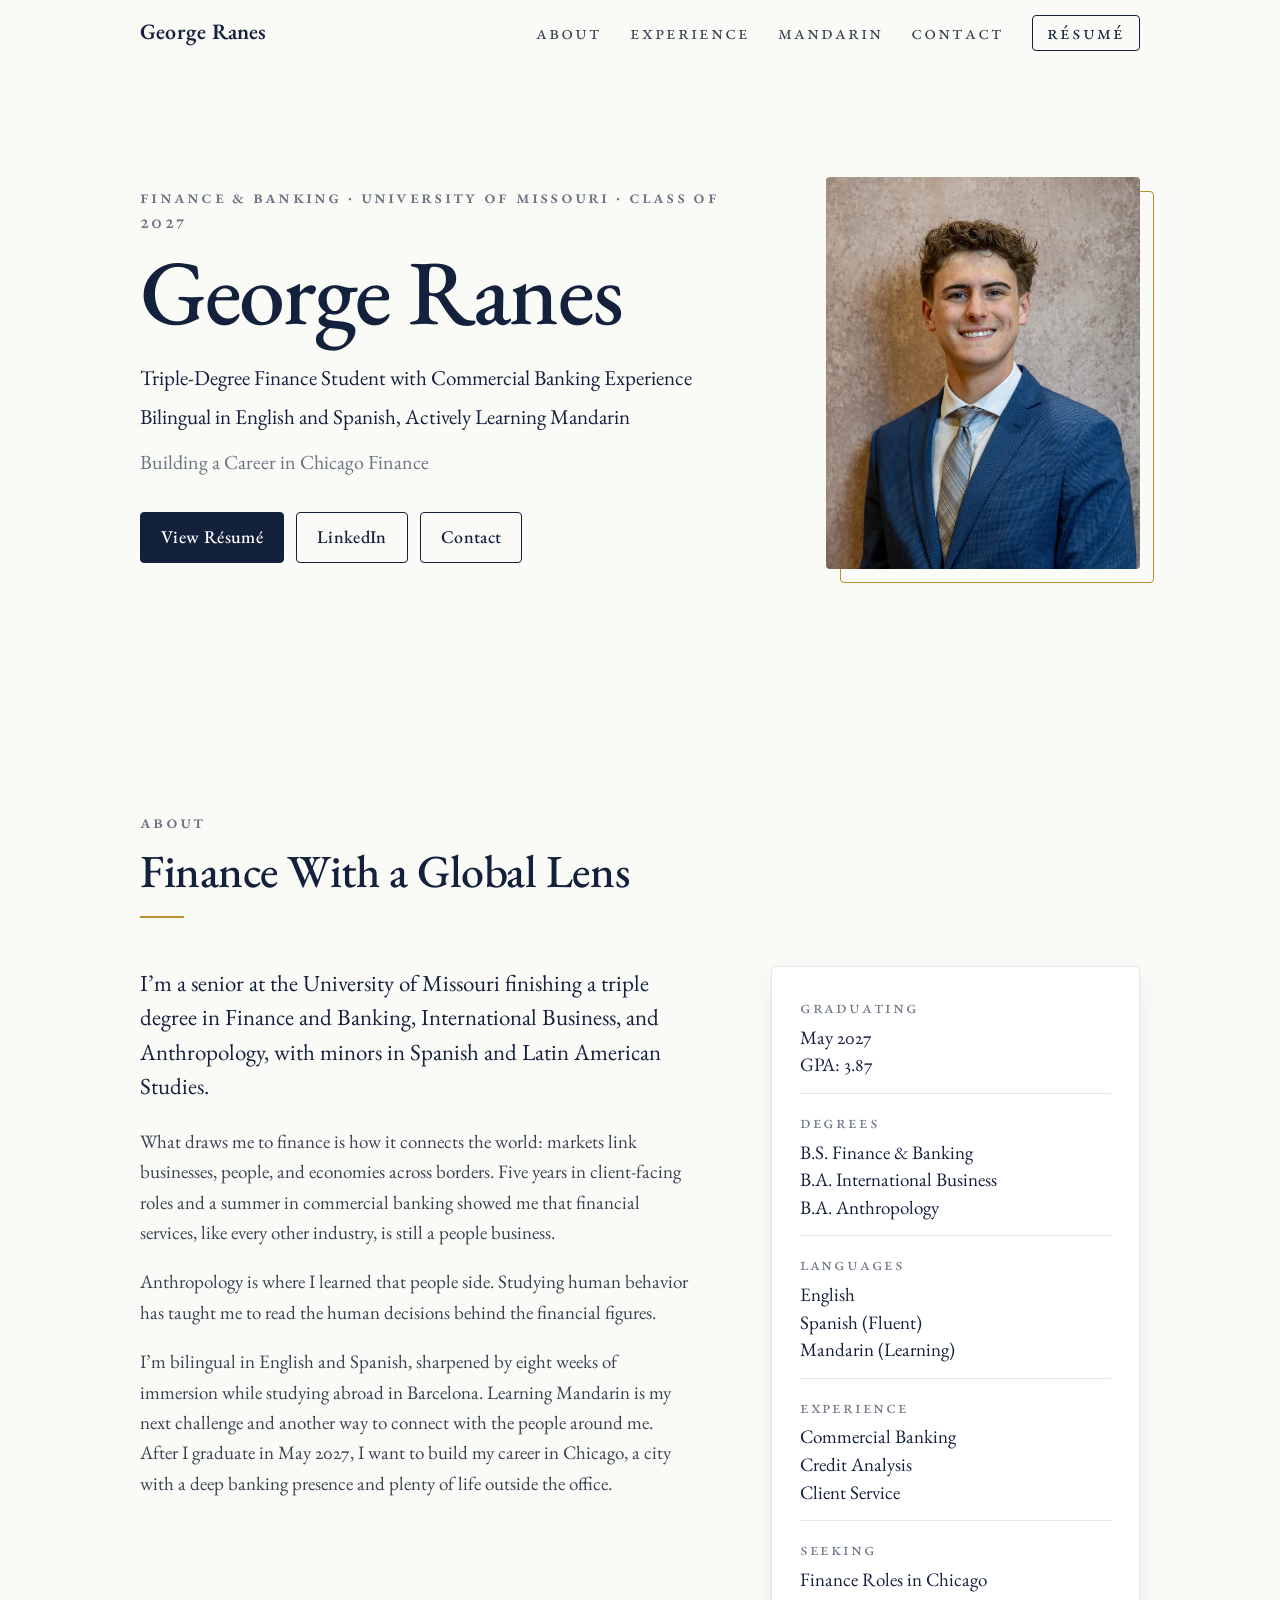
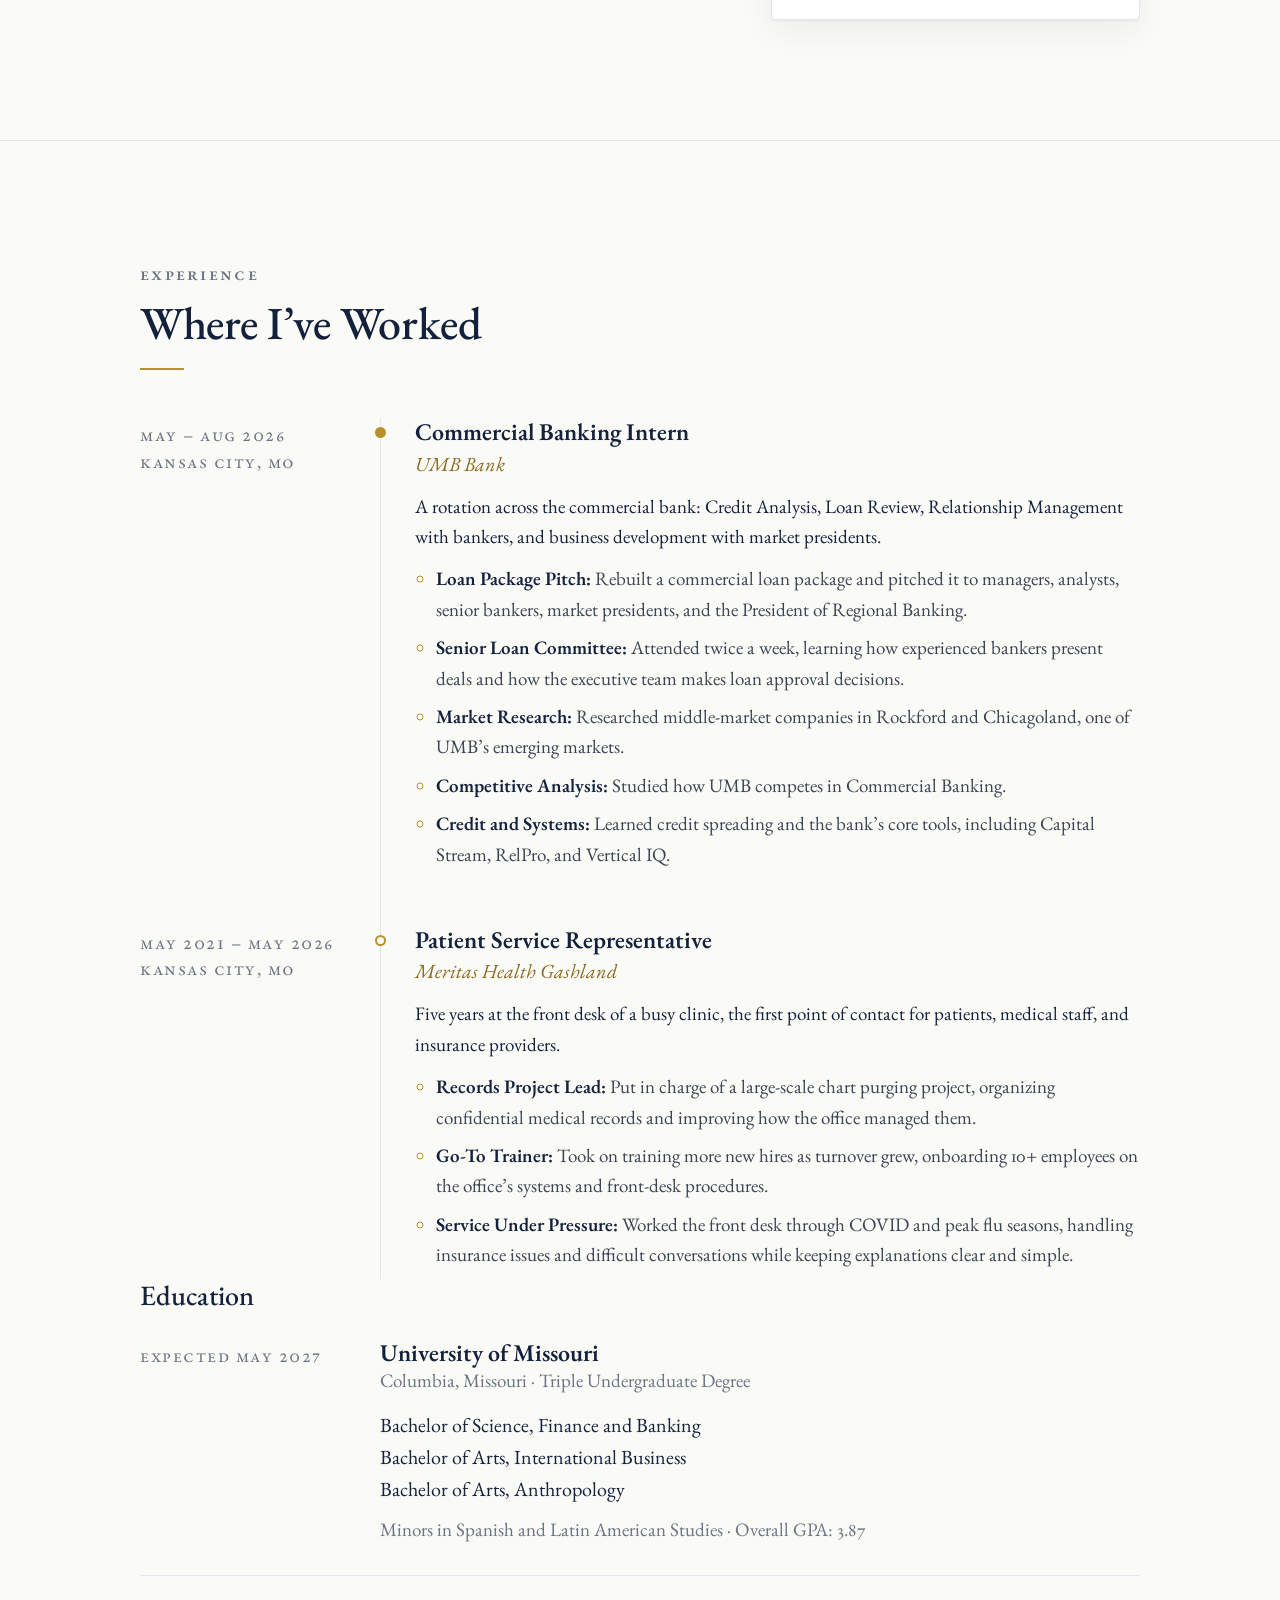
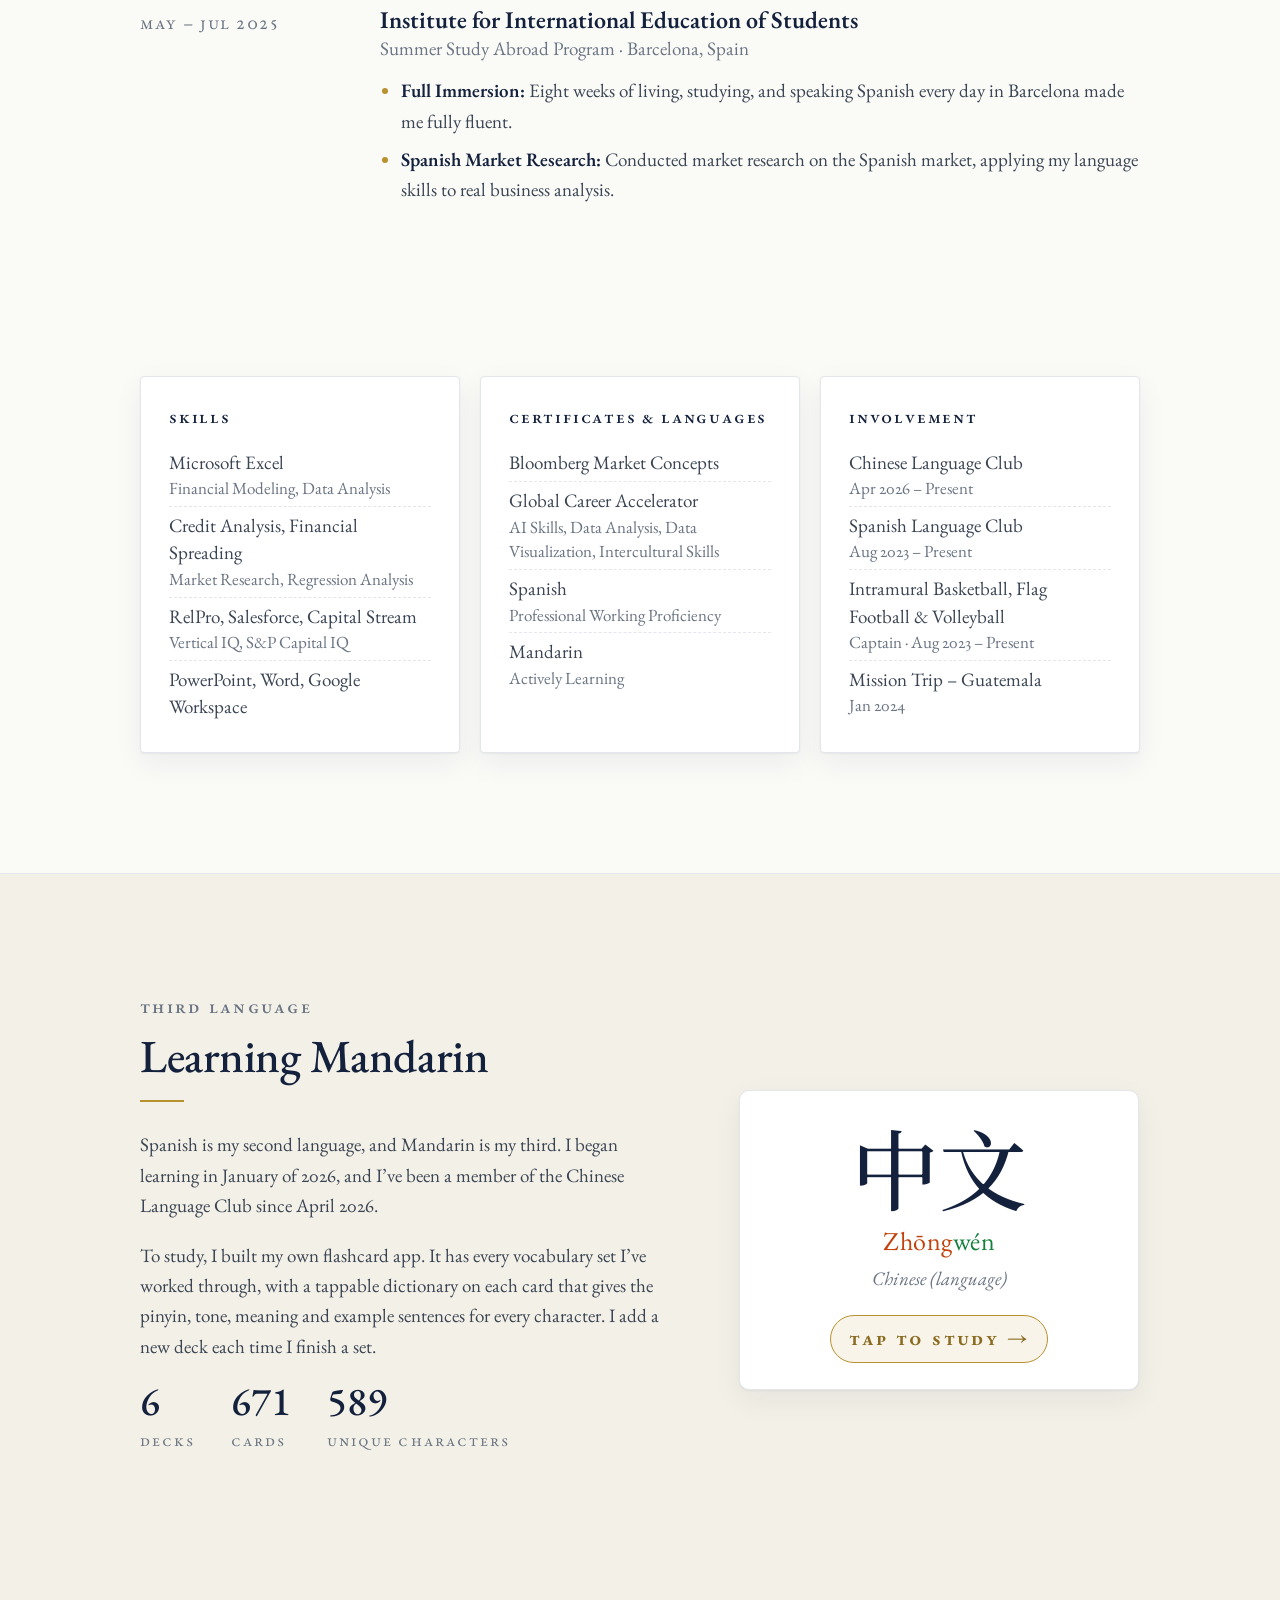
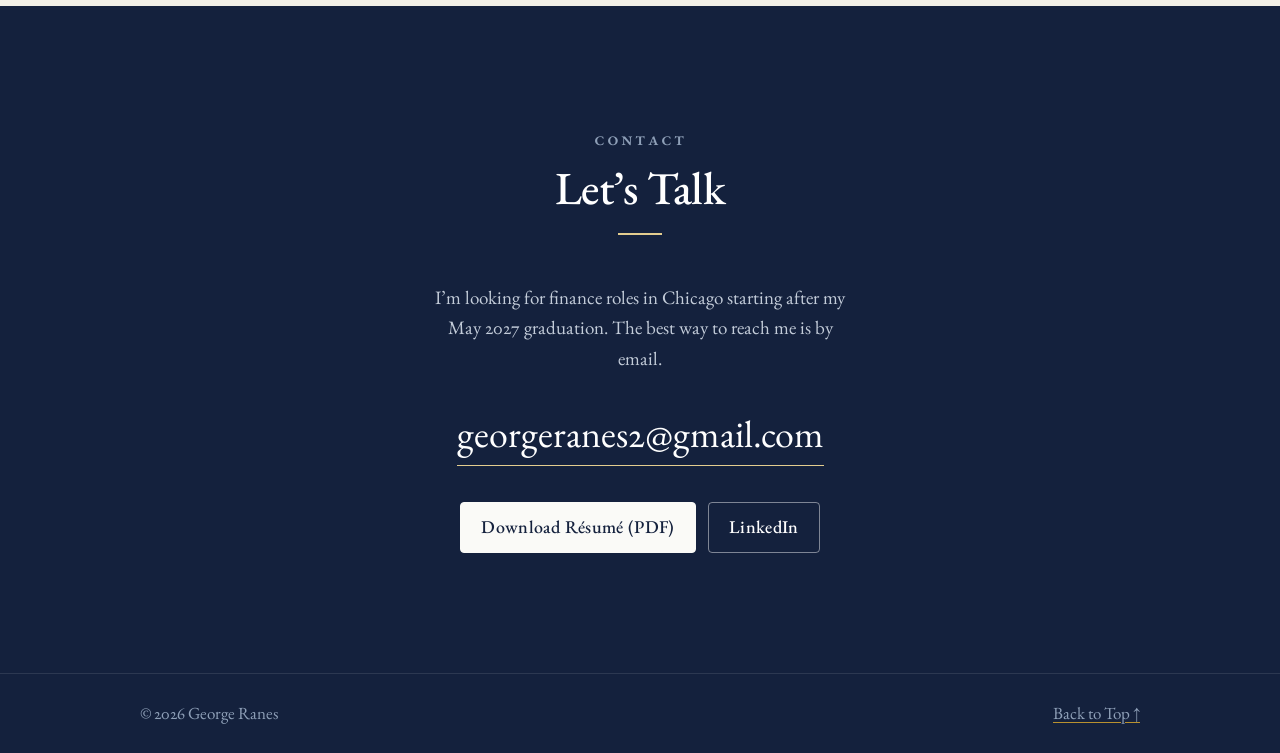
<file: index.html>
<!doctype html>
<html lang="en">
<head>
  <meta charset="utf-8">
  <meta name="viewport" content="width=device-width, initial-scale=1">
  <title>George Ranes · Finance &amp; Banking</title>
  <meta name="description" content="George Ranes — University of Missouri Finance and Banking senior, former UMB Bank commercial banking intern, bilingual in English and Spanish and learning Mandarin. Seeking finance roles in Chicago.">
  <meta property="og:title" content="George Ranes · Finance & Banking">
  <meta property="og:description" content="Triple-degree finance student with commercial banking experience. Bilingual in English and Spanish, actively learning Mandarin.">
  <meta property="og:type" content="website">
  <link rel="icon" href="assets/favicon.svg" type="image/svg+xml">

  <link rel="preconnect" href="https://fonts.googleapis.com">
  <link rel="preconnect" href="https://fonts.gstatic.com" crossorigin>
  <!-- EB Garamond for everything; Noto Serif SC loads only the two characters on the sample flashcard. -->
  <link rel="stylesheet" href="https://fonts.googleapis.com/css2?family=EB+Garamond:ital,wght@0,400;0,500;0,600;1,400&display=swap">
  <link rel="stylesheet" href="https://fonts.googleapis.com/css2?family=Noto+Serif+SC:wght@500&text=%E4%B8%AD%E6%96%87&display=swap">
  <!-- The ?v= number makes browsers fetch fresh files; bump it whenever style.css or main.js changes. -->
  <link rel="stylesheet" href="css/style.css?v=11">
  <script>document.documentElement.classList.add("js");</script>
</head>
<body>
<a class="skip" href="#main">Skip to content</a>

<header class="site-header" id="top">
  <div class="wrap">
    <a class="brand" href="#home">George Ranes</a>
    <button class="nav-toggle" type="button" aria-expanded="false" aria-controls="nav">Menu</button>
    <nav class="nav" id="nav" aria-label="Sections">
      <ul>
        <li><a href="#about">About</a></li>
        <li><a href="#experience">Experience</a></li>
        <li><a href="#mandarin">Mandarin</a></li>
        <li><a href="#contact">Contact</a></li>
        <li class="nav-cta"><a href="assets/resume.pdf" target="_blank" rel="noopener" data-resume-viewer>Résumé</a></li>
      </ul>
    </nav>
  </div>
</header>

<main id="main">

  <!-- ================================================================
       HOME / HERO
       ================================================================ -->
  <section class="hero" id="home">
    <div class="wrap">
      <div>
        <p class="eyebrow">Finance &amp; Banking · University of Missouri · Class of 2027</p>
        <h1>George Ranes</h1>
        <!-- EDIT: positioning line -->
        <p class="tagline">
          <!-- On narrow screens a line may only break between the <span class="phrase"> pieces. -->
          <span class="line"><span class="phrase">Triple-Degree Finance Student</span> <span class="phrase">with Commercial Banking Experience</span></span>
          <span class="line"><span class="phrase">Bilingual in English and Spanish,</span> <span class="phrase">Actively Learning Mandarin</span></span>
        </p>
        <p class="sub">Building a Career in Chicago Finance</p>
        <div class="btn-row">
          <a class="btn btn-primary" href="assets/resume.pdf" target="_blank" rel="noopener" data-resume-viewer>View Résumé</a>
          <a class="btn btn-ghost" href="https://www.linkedin.com/in/georgeranes" target="_blank" rel="noopener">LinkedIn</a>
          <a class="btn btn-ghost" href="#contact">Contact</a>
        </div>
      </div>
      <figure class="portrait">
        <!-- EDIT: to change the photo, replace assets/headshot.jpg (portrait, roughly 4:5) -->
        <img src="assets/headshot.jpg" alt="Portrait of George Ranes" width="1206" height="1495">
      </figure>
    </div>
  </section>

  <!-- ================================================================
       ABOUT
       ================================================================ -->
  <section class="section" id="about">
    <div class="wrap">
      <div class="section-head reveal">
        <p class="eyebrow">About</p>
        <h2>Finance With a Global Lens</h2>
      </div>
      <div class="about-grid">
        <div class="reveal">
          <!-- EDIT: bio paragraphs -->
          <p class="lead">I’m a senior at the University of Missouri finishing a triple degree in Finance and Banking, International Business, and Anthropology, with minors in Spanish and Latin American Studies.</p>
          <p>What draws me to finance is how it connects the world: markets link businesses, people, and economies across borders. Five years in client-facing roles and a summer in commercial banking showed me that financial services, like every other industry, is still a people business.</p>
          <p>Anthropology is where I learned that people side. Studying human behavior has taught me to read the human decisions behind the financial figures.</p>
          <p>I’m bilingual in English and Spanish, sharpened by eight weeks of immersion while studying abroad in Barcelona. Learning Mandarin is my next challenge and another way to connect with the people around me. After I graduate in May 2027, I want to build my career in Chicago, a city with a deep banking presence and plenty of life outside the office.</p>
        </div>
        <!-- AT A GLANCE: one <dd> per row -->
        <dl class="glance reveal">
          <div><dt>Graduating</dt><dd>May 2027</dd><dd>GPA: 3.87</dd></div>
          <div><dt>Degrees</dt><dd>B.S. Finance &amp; Banking</dd><dd>B.A. International Business</dd><dd>B.A. Anthropology</dd></div>
          <div><dt>Languages</dt><dd>English</dd><dd>Spanish (Fluent)</dd><dd>Mandarin (Learning)</dd></div>
          <div><dt>Experience</dt><dd>Commercial Banking</dd><dd>Credit Analysis</dd><dd>Client Service</dd></div>
          <div><dt>Seeking</dt><dd>Finance Roles in Chicago</dd></div>
        </dl>
      </div>
    </div>
  </section>

  <!-- ================================================================
       EXPERIENCE
       To add a job: copy one <li class="role"> … </li> block and edit it.
       ================================================================ -->
  <section class="section" id="experience">
    <div class="wrap">
      <div class="section-head reveal">
        <p class="eyebrow">Experience</p>
        <h2>Where I’ve Worked</h2>
      </div>

      <ol class="timeline">
        <li class="role reveal">
          <p class="when"><span>May – Aug 2026</span><span>Kansas City, MO</span></p>
          <div>
            <h3>Commercial Banking Intern</h3>
            <p class="org">UMB Bank</p>
            <p class="summary">A rotation across the commercial bank: Credit Analysis, Loan Review, Relationship Management with bankers, and business development with market presidents.</p>
            <ul>
              <li><strong>Loan Package Pitch:</strong> Rebuilt a commercial loan package and pitched it to managers, analysts, senior bankers, market presidents, and the President of Regional Banking.</li>
              <li><strong>Senior Loan Committee:</strong> Attended twice a week, learning how experienced bankers present deals and how the executive team makes loan approval decisions.</li>
              <li><strong>Market Research:</strong> Researched middle-market companies in Rockford and Chicagoland, one of UMB’s emerging markets.</li>
              <li><strong>Competitive Analysis:</strong> Studied how UMB competes in Commercial Banking.</li>
              <li><strong>Credit and Systems:</strong> Learned credit spreading and the bank’s core tools, including Capital Stream, RelPro, and Vertical IQ.</li>
            </ul>
          </div>
        </li>

        <li class="role reveal">
          <p class="when"><span>May 2021 – May 2026</span><span>Kansas City, MO</span></p>
          <div>
            <h3>Patient Service Representative</h3>
            <p class="org">Meritas Health Gashland</p>
            <p class="summary">Five years at the front desk of a busy clinic, the first point of contact for patients, medical staff, and insurance providers.</p>
            <ul>
              <li><strong>Records Project Lead:</strong> Put in charge of a large-scale chart purging project, organizing confidential medical records and improving how the office managed them.</li>
              <li><strong>Go-To Trainer:</strong> Took on training more new hires as turnover grew, onboarding 10+ employees on the office’s systems and front-desk procedures.</li>
              <li><strong>Service Under Pressure:</strong> Worked the front desk through COVID and peak flu seasons, handling insurance issues and difficult conversations while keeping explanations clear and simple.</li>
            </ul>
          </div>
        </li>
      </ol>

      <h3 class="sub-head reveal">Education</h3>
      <div class="edu reveal">
        <p class="when">Expected May 2027</p>
        <div>
          <h3>University of Missouri</h3>
          <p class="note">Columbia, Missouri · Triple Undergraduate Degree</p>
          <ul class="degrees">
            <li>Bachelor of Science, Finance and Banking</li>
            <li>Bachelor of Arts, International Business</li>
            <li>Bachelor of Arts, Anthropology</li>
          </ul>
          <p class="note">Minors in Spanish and Latin American Studies · Overall GPA: 3.87</p>
        </div>
      </div>
      <div class="edu reveal">
        <p class="when">May – Jul 2025</p>
        <div>
          <h3>Institute for International Education of Students</h3>
          <p class="note">Summer Study Abroad Program · Barcelona, Spain</p>
          <ul class="points">
            <li><strong>Full Immersion:</strong> Eight weeks of living, studying, and speaking Spanish every day in Barcelona made me fully fluent.</li>
            <li><strong>Spanish Market Research:</strong> Conducted market research on the Spanish market, applying my language skills to real business analysis.</li>
          </ul>
        </div>
      </div>

      <h3 class="sub-head reveal">Skills &amp; Involvement</h3>
      <div class="cards">
        <div class="card reveal">
          <h4>Skills</h4>
          <ul>
            <li>Microsoft Excel <span class="meta">Financial Modeling, Data Analysis</span></li>
            <li>Credit Analysis, Financial Spreading <span class="meta">Market Research, Regression Analysis</span></li>
            <li>RelPro, Salesforce, Capital Stream <span class="meta">Vertical IQ, S&amp;P Capital IQ</span></li>
            <li>PowerPoint, Word, Google Workspace</li>
          </ul>
        </div>
        <div class="card reveal">
          <h4>Certificates &amp; Languages</h4>
          <ul>
            <li>Bloomberg Market Concepts</li>
            <li>Global Career Accelerator <span class="meta">AI Skills, Data Analysis, Data Visualization, Intercultural Skills</span></li>
            <li>Spanish <span class="meta">Professional Working Proficiency</span></li>
            <li>Mandarin <span class="meta">Actively Learning</span></li>
          </ul>
        </div>
        <div class="card reveal">
          <h4>Involvement</h4>
          <ul>
            <li>Chinese Language Club <span class="meta">Apr 2026 – Present</span></li>
            <li>Spanish Language Club <span class="meta">Aug 2023 – Present</span></li>
            <li>Intramural Basketball, Flag Football &amp; Volleyball <span class="meta">Captain · Aug 2023 – Present</span></li>
            <li>Mission Trip – Guatemala <span class="meta">Jan 2024</span></li>
          </ul>
        </div>
      </div>
    </div>
  </section>

  <!-- ================================================================
       MANDARIN
       The numbers update themselves from mandarin/data/sets.js.
       ================================================================ -->
  <section class="section" id="mandarin">
    <div class="wrap mandarin-grid">
      <div>
        <div class="section-head reveal tight">
          <p class="eyebrow">Third language</p>
          <h2>Learning Mandarin</h2>
        </div>
        <div class="reveal">
          <p>Spanish is my second language, and Mandarin is my third. I began learning in January of 2026, and I’ve been a member of the Chinese Language Club since April 2026.</p>
          <p>To study, I built my own flashcard app. It has every vocabulary set I’ve worked through, with a tappable dictionary on each card that gives the pinyin, tone, meaning and example sentences for every character. I add a new deck each time I finish a set.</p>
          <div class="stats" aria-label="Flashcard app totals">
            <div><b id="m-sets">6</b><span>Decks</span></div>
            <div><b id="m-cards">671</b><span>Cards</span></div>
            <div><b id="m-chars">589</b><span>Unique Characters</span></div>
          </div>
        </div>
      </div>
      <a class="flashcard reveal" href="mandarin/" aria-label="Open the Mandarin flashcards">
        <span class="hz" lang="zh-Hans">中文</span>
        <span class="py"><span class="t1">Zhōng</span><span class="t2">wén</span></span>
        <span class="en">Chinese (language)</span>
        <span class="hint">Tap to Study →</span>
      </a>
    </div>
  </section>

  <!-- ================================================================
       CONTACT
       ================================================================ -->
  <section class="section contact" id="contact">
    <div class="wrap">
      <div class="section-head reveal">
        <p class="eyebrow">Contact</p>
        <h2>Let’s Talk</h2>
      </div>
      <div class="reveal">
        <p class="intro">I’m looking for finance roles in Chicago starting after my May 2027 graduation. The best way to reach me is by email.</p>
        <a class="email" href="mailto:georgeranes2@gmail.com">georgeranes2@gmail.com</a>
        <div class="btn-row">
          <a class="btn btn-primary" href="assets/resume.pdf" download="George-Ranes-Resume.pdf">Download Résumé (PDF)</a>
          <a class="btn btn-ghost" href="https://www.linkedin.com/in/georgeranes" target="_blank" rel="noopener">LinkedIn</a>
        </div>
      </div>
    </div>
  </section>

</main>

<footer class="site-footer">
  <div class="wrap">
    <span>© <span id="year">2026</span> George Ranes</span>
    <a href="#home">Back to Top ↑</a>
  </div>
</footer>

<!-- Résumé viewer: opened by links marked data-resume-viewer; pages are drawn by js/main.js -->
<dialog class="resume-viewer" id="resume-viewer" data-src="assets/resume.pdf" aria-labelledby="resume-title">
  <div class="rv-bar">
    <h2 id="resume-title">Résumé</h2>
    <a class="btn btn-primary" href="assets/resume.pdf" download="George-Ranes-Resume.pdf">Download</a>
    <button class="rv-close" type="button" aria-label="Close résumé">×</button>
  </div>
  <div class="rv-pages" id="rv-pages"><p class="rv-status">Loading résumé…</p></div>
</dialog>

<script src="mandarin/data/sets.js?v=3" defer></script>
<script src="js/main.js?v=5" defer></script>
</body>
</html>
</file>
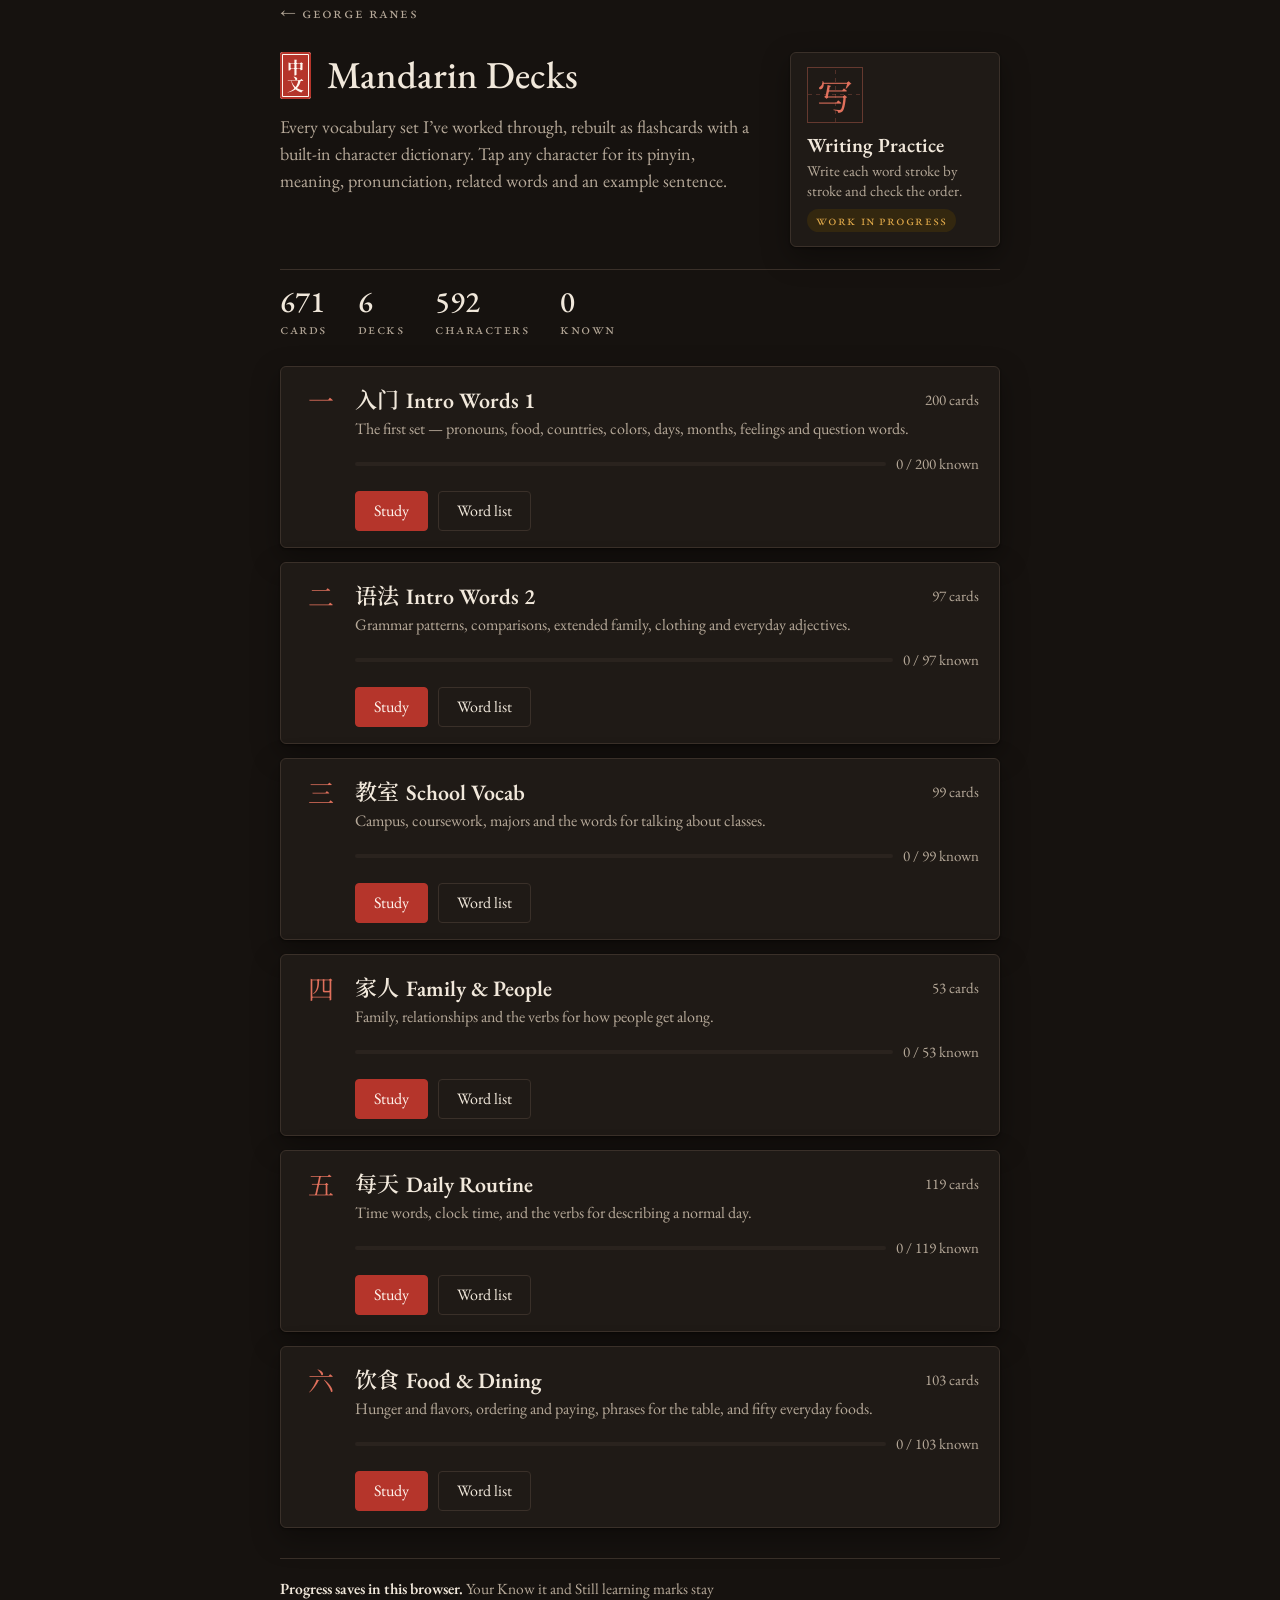
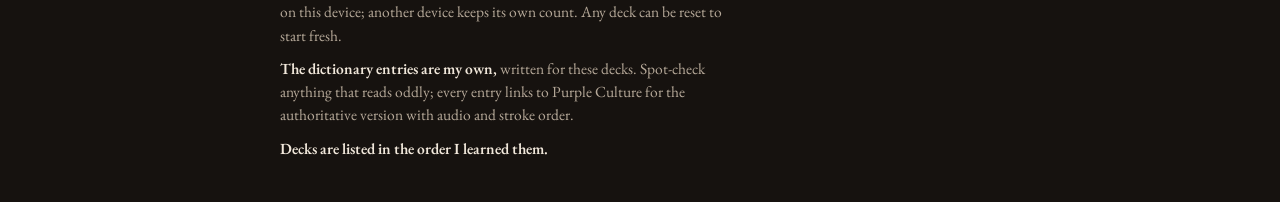
<file: mandarin/index.html>
<!doctype html>
<html lang="en">
<head>
<meta charset="utf-8">
<meta name="viewport" content="width=device-width, initial-scale=1">
<meta name="theme-color" content="#16120F">
<title>中文 Mandarin Decks · George Ranes</title>
<meta name="description" content="Interactive Mandarin flashcards and character dictionary built by George Ranes.">
<link rel="icon" href="../assets/favicon.svg" type="image/svg+xml">
<link rel="preconnect" href="https://fonts.googleapis.com">
<link rel="preconnect" href="https://fonts.gstatic.com" crossorigin>
<link rel="stylesheet" href="https://fonts.googleapis.com/css2?family=EB+Garamond:ital,wght@0,400;0,500;0,600;1,400&family=Noto+Serif+SC:wght@400;500;600;700&display=swap">
<style>
  /* ==========================================================================
     Ink & cinnabar: dark ink, warm paper-toned text and one seal red (朱砂).
     Traditional touches are kept functional: the seal logo, the 田字格 practice
     grid behind characters, and Chinese numerals on the decks.
     ========================================================================== */
  /* Dark ink is the default for everyone, whatever the device's light/dark setting. */
  :root {
    color-scheme: dark;
    --paper: #16120F;  --surface: #1F1A16;  --surface-2: #2A231E;
    --ink: #F1E8DB;    --muted: #B6A999;    --faint: #887C6F;   --line: #3A3029;
    --red: #E0705C;    --red-wash: #3A1F1A;                       /* red text and lines, lifted to read on dark */
    --btn: #B5352B;    --btn-deep: #C8433A;  --on-btn: #FFF6EF;    /* filled buttons and the seal: the seal red */
    --grid: rgba(224, 112, 92, .36);  --grid-dash: rgba(224, 112, 92, .26);
    --shadow: 0 1px 2px rgba(0, 0, 0, .4), 0 10px 28px rgba(0, 0, 0, .35);
    --t1: #FB923C; --t2: #4ADE80; --t3: #A78BFA; --t4: #F472B6; --t5: #A59A8E;
    --unseen: #7E7468; --learning: #E0A94A; --known: #5FB98A;
    --learn-bg: #33270F; --known-bg: #12301F;
    --serif: "EB Garamond", Garamond, Georgia, serif;
    --han: "Noto Serif SC", "Songti SC", "SimSun", serif;
  }
  /* Rice-paper light theme, kept for <html data-theme="light"> */
  :root[data-theme="light"] {
    color-scheme: light;
    --paper: #F5EFE3;  --surface: #FFFCF6;  --surface-2: #EFE7D8;
    --ink: #221C17;    --muted: #6D6156;    --faint: #998D80;   --line: #E2D7C5;
    --red: #B5352B;    --red-wash: #F7E6DF;
    --btn: #B5352B;    --btn-deep: #922A22;  --on-btn: #FFF8F0;
    --grid: rgba(181, 53, 43, .30);  --grid-dash: rgba(181, 53, 43, .22);
    --shadow: 0 1px 2px rgba(60, 40, 20, .05), 0 10px 28px rgba(60, 40, 20, .08);
    --t1: #C2410C; --t2: #15803D; --t3: #6D28D9; --t4: #BE185D; --t5: #7D7268;
    --unseen: #A89C8E; --learning: #B7791F; --known: #2E7D4F;
    --learn-bg: #FBF1DE; --known-bg: #E6F2E9;
  }

  /* ---------- base ---------- */
  * { box-sizing: border-box; }
  html { -webkit-text-size-adjust: 100%; }
  body {
    margin: 0; padding: 0 16px 32px;
    background: var(--paper); color: var(--ink);
    font-family: var(--serif); font-size: 17px; line-height: 1.5;
    font-variant-numeric: lining-nums; -webkit-font-smoothing: antialiased;
  }
  .wrap { max-width: 720px; margin: 0 auto; display: flex; flex-direction: column; gap: 12px; }
  [hidden] { display: none !important; }
  .han { font-family: var(--han); }
  .sr { position: absolute; width: 1px; height: 1px; overflow: hidden; clip: rect(0 0 0 0); }
  :is(button, select, a, summary, input):focus-visible { outline: 2px solid var(--red); outline-offset: 2px; }

  /* ---------- controls ---------- */
  select, .btn, .chip, input[type="search"] {
    font: inherit; font-size: 16px; color: var(--ink);
    background: var(--surface); border: 1px solid var(--line);
    border-radius: 4px; padding: 7px 13px; cursor: pointer;
  }
  select { padding-right: 28px; }
  .btn:hover, .chip:hover, select:hover { border-color: var(--ink); }
  .btn.primary, .primary { background: var(--btn); border-color: var(--btn); color: var(--on-btn); }
  .btn.primary:hover { background: var(--btn-deep); border-color: var(--btn-deep); }
  .btn.subtle {
    background: none; border-color: transparent; color: var(--muted); padding-inline: 4px;
    text-decoration: underline; text-decoration-color: var(--line); text-underline-offset: 4px;
  }
  .btn.subtle:hover { color: var(--red); border-color: transparent; text-decoration-color: currentColor; }
  .btn:disabled { opacity: .4; cursor: default; }
  input[type="search"] { cursor: text; flex: 1 1 240px; min-width: 0; }
  input[type="search"]:focus, select:focus { outline: none; border-color: var(--red); }

  .back-link, .site-link {
    font: inherit; font-size: 16px; color: var(--muted); background: none; border: 0;
    padding: 4px 0; cursor: pointer; text-decoration: none; align-self: start;
    font-variant-caps: all-small-caps; letter-spacing: .08em;
  }
  .back-link:hover, .site-link:hover { color: var(--red); }

  /* the seal (印章): two characters cut in white from a red stamp */
  .seal {
    display: inline-flex; flex-direction: column; align-items: center; justify-content: center; flex: none;
    background: var(--btn); color: var(--on-btn); border-radius: 3px;
    font-family: var(--han); font-weight: 700; font-size: 17px; line-height: 1.04;
    padding: 6px 7px;
    box-shadow: inset 0 0 0 2px var(--btn), inset 0 0 0 3px var(--on-btn);
  }

  /* ---------- home ---------- */
  .home header { padding-block: 26px 4px; }
  .home h1 { display: flex; align-items: center; gap: 16px; margin: 0 0 14px; font-size: clamp(30px, 7vw, 38px); font-weight: 500; line-height: 1.1; }
  .home .lede { margin: 0; color: var(--muted); max-width: 60ch; font-size: 18px; }
  /* Writing Practice: a separate page, linked beside the title */
  .intro { display: grid; grid-template-columns: 1fr 210px; gap: 28px; align-items: start; }
  .practice {
    display: flex; flex-direction: column; gap: 10px; color: var(--ink); text-decoration: none;
    background: var(--surface); border: 1px solid var(--line); border-radius: 6px;
    padding: 14px 16px; box-shadow: var(--shadow);
  }
  .practice:hover { border-color: var(--red); }
  .practice-hz {
    width: 56px; height: 56px; display: grid; place-items: center;
    font-size: 36px; line-height: 1; color: var(--red);
    border: 1px solid var(--grid);
    background-image:
      repeating-linear-gradient(90deg, var(--grid-dash) 0 4px, transparent 4px 8px),
      repeating-linear-gradient(0deg, var(--grid-dash) 0 4px, transparent 4px 8px);
    background-size: 100% 1px, 1px 100%;
    background-position: center, center;
    background-repeat: no-repeat;
  }
  .practice-text { display: flex; flex-direction: column; gap: 4px; }
  .practice-name { font-size: 20px; font-weight: 600; line-height: 1.2; }
  .practice:hover .practice-name { color: var(--red); }
  .practice-note { font-size: 15px; color: var(--muted); line-height: 1.35; }
  .practice-tag {
    align-self: start; margin-top: 4px; font-size: 14px; color: var(--learning);
    background: var(--learn-bg); border-radius: 99px; padding: 1px 9px;
    font-variant-caps: all-small-caps; letter-spacing: .08em;
  }
  .totals { display: flex; gap: 30px; flex-wrap: wrap; margin-top: 22px; padding-top: 16px; border-top: 1px solid var(--line); }
  .totals div { display: flex; flex-direction: column; }
  .totals b { font-size: 30px; font-weight: 500; line-height: 1.05; font-variant-numeric: lining-nums tabular-nums; }
  .totals span { font-size: 15px; color: var(--muted); font-variant-caps: all-small-caps; letter-spacing: .1em; }

  .decks { display: grid; gap: 14px; margin-top: 22px; }
  .deck {
    display: grid; grid-template-columns: 40px 1fr auto; gap: 2px 14px; align-items: start;
    background: var(--surface); border: 1px solid var(--line); border-radius: 6px;
    padding: 18px 20px 16px; box-shadow: var(--shadow);
  }
  .deck .num { grid-row: 1 / span 4; font-family: var(--han); font-size: 26px; line-height: 1.15; color: var(--red); text-align: center; }
  .deck .name { font-size: 22px; font-weight: 600; line-height: 1.25; }
  .deck .name .han, .title .han { font-family: var(--han); font-weight: 600; margin-right: .32em; }
  .deck .count { grid-row: 1; grid-column: 3; font-size: 15px; color: var(--muted); white-space: nowrap; padding-top: 4px; }
  .deck .note { grid-column: 2 / span 2; font-size: 16px; color: var(--muted); background: none; border: 0; border-radius: 0; padding: 0; }
  .deck .mini { grid-column: 2 / span 2; display: flex; align-items: center; gap: 10px; margin-top: 10px; }
  .deck .bar { flex: 1; height: 4px; }
  .deck .pct { font-size: 15px; color: var(--muted); white-space: nowrap; font-variant-numeric: tabular-nums; }
  .deck-actions { grid-column: 2 / span 2; display: flex; gap: 10px; align-items: center; margin-top: 14px; }
  .deck-actions .btn { padding: 7px 18px; }
  .deck-actions .btn.subtle { margin-left: auto; padding-inline: 2px; font-size: 15px; }

  .home footer { margin-top: 30px; padding-top: 18px; border-top: 1px solid var(--line); font-size: 15.5px; color: var(--muted); }
  .home footer p { margin: 0 0 10px; max-width: 64ch; }
  .home footer b { color: var(--ink); font-weight: 600; }

  /* ---------- study: header ---------- */
  #study { display: flex; flex-direction: column; gap: 12px; }
  .top { padding-top: 14px; display: flex; flex-direction: column; gap: 10px; }
  .titlebar { display: flex; align-items: baseline; gap: 12px; flex-wrap: wrap; }
  .title { font-size: 26px; font-weight: 600; margin: 0; line-height: 1.2; }
  .title .han { color: var(--red); }
  .position, .subtitle { font-size: 15.5px; color: var(--muted); font-variant-numeric: tabular-nums; }
  .spacer { margin-left: auto; }
  .bar { height: 3px; border-radius: 99px; background: var(--surface-2); display: flex; overflow: hidden; }
  .bar span { display: block; height: 100%; transition: width .25s ease; }
  .bar .b-known { background: var(--known); }
  .bar .b-learn { background: var(--learning); }
  .counts { display: flex; gap: 16px; font-size: 15px; color: var(--muted); flex-wrap: wrap; align-items: center; }
  .counts b { color: var(--ink); font-weight: 600; font-variant-numeric: tabular-nums; }
  .dot { width: 7px; height: 7px; border-radius: 50%; display: inline-block; vertical-align: 1px; margin-right: 6px; }

  .toolbar { display: flex; align-items: center; gap: 12px; border-bottom: 1px solid var(--line); }
  .seg { display: flex; gap: 4px; }
  .seg button {
    font: inherit; font-size: 16px; color: var(--muted); background: none; border: 0;
    border-bottom: 2px solid transparent; margin-bottom: -1px; padding: 8px 10px 9px; cursor: pointer;
  }
  .seg button:first-child { padding-left: 0; }
  .seg button:hover { color: var(--ink); }
  .seg button[aria-pressed="true"] { color: var(--ink); border-bottom-color: var(--red); }

  .opts { margin-left: auto; position: relative; }
  .opts summary {
    list-style: none; cursor: pointer; font-size: 16px; color: var(--muted);
    padding: 8px 0 9px; display: flex; align-items: center; gap: 7px; user-select: none;
  }
  .opts summary::-webkit-details-marker { display: none; }
  .opts summary::after {
    content: ""; width: 6px; height: 6px; margin-top: -3px;
    border-right: 1.5px solid currentColor; border-bottom: 1.5px solid currentColor; transform: rotate(45deg);
  }
  .opts[open] summary::after { margin-top: 3px; transform: rotate(-135deg); }
  .opts summary:hover, .opts[open] summary { color: var(--ink); }
  .opts.on summary::before { content: ""; width: 6px; height: 6px; border-radius: 50%; background: var(--red); }
  .opts-body {
    position: absolute; right: 0; top: calc(100% + 8px); z-index: 25;
    width: min(320px, calc(100vw - 32px));
    background: var(--surface); border: 1px solid var(--line); border-radius: 6px; box-shadow: var(--shadow);
    padding: 16px; display: flex; flex-direction: column; gap: 14px;
  }
  .field { display: flex; flex-direction: column; gap: 4px; font-size: 15px; color: var(--muted); font-variant-caps: all-small-caps; letter-spacing: .1em; }
  .field select { font-variant-caps: normal; letter-spacing: 0; width: 100%; }
  .opt-row { display: flex; flex-direction: column; gap: 8px; }
  .chip { position: relative; padding-left: 32px; text-align: left; white-space: nowrap; }
  .chip::before {
    content: ""; position: absolute; left: 11px; top: 50%; width: 13px; height: 13px; margin-top: -6.5px;
    border: 1.5px solid var(--faint); border-radius: 2px;
  }
  .chip[aria-pressed="true"]::before { background: var(--btn); border-color: var(--btn); box-shadow: inset 0 0 0 2px var(--surface); }
  .opt-foot { display: flex; gap: 8px; align-items: center; padding-top: 12px; border-top: 1px solid var(--line); }
  .opt-foot .btn.subtle { margin-left: auto; }

  /* the small "context" tag on cards and word-list rows */
  .tag-right { display: inline-flex; align-items: center; gap: 10px; }
  .ctx-btn {
    font: inherit; font-size: 15px; font-variant-caps: all-small-caps; letter-spacing: .1em; line-height: 1.45;
    color: var(--ink); background: var(--red-wash); border: 1px solid var(--grid); border-radius: 3px;
    padding: 0 7px 1px; cursor: pointer;
  }
  .ctx-btn:hover { border-color: var(--red); color: var(--red); }
  .ctx-head { display: flex; align-items: baseline; gap: 6px 14px; flex-wrap: wrap; }
  .ctx-hz { font-family: var(--han); font-size: 30px; line-height: 1.2; }
  .ctx-py { color: var(--muted); font-size: 18px; }
  .ctx-en { font-size: 17px; }
  .ctx-note { margin: 0; font-size: 17px; line-height: 1.55; }
  .row-tags { display: inline-flex; align-items: center; gap: 10px; justify-content: flex-end; }

  /* ---------- the card ---------- */
  .stage { perspective: 1400px; display: flex; }
  .card {
    display: grid; position: relative; flex: 1; min-height: min(52vh, 440px);
    background: var(--surface); border: 1px solid var(--line); border-radius: 8px;
    box-shadow: inset 0 0 0 8px var(--surface), inset 0 0 0 9px var(--line), var(--shadow);  /* mounted-scroll inner frame */
    transform-style: preserve-3d; transition: transform .45s cubic-bezier(.2, .7, .3, 1);
  }
  .card.flipped { transform: rotateX(180deg); }
  .face {
    grid-row: 1; grid-column: 1; min-height: 0;
    backface-visibility: hidden; -webkit-backface-visibility: hidden;
    padding: 24px 26px 18px; display: flex; flex-direction: column; gap: 12px;
    transition: visibility 0s linear 210ms;
  }
  .face.back { transform: rotateX(180deg); }
  .card:not(.flipped) .face.back, .card.flipped .face.front { visibility: hidden; }
  .face-body {
    flex: 1; min-height: 0; overflow-y: auto;
    display: flex; flex-direction: column; justify-content: center; align-items: center;
    text-align: center; gap: 16px;
  }
  .face-tag {
    display: flex; align-items: center; justify-content: space-between; gap: 8px;
    font-size: 15px; color: var(--faint); font-variant-caps: all-small-caps; letter-spacing: .1em;
  }
  .cat-tag { color: var(--red); }
  .pill {
    display: inline-flex; align-items: center; gap: 6px; white-space: nowrap;
    font-size: 15px; font-variant-caps: all-small-caps; letter-spacing: .1em;
  }
  .pill::before { content: ""; width: 7px; height: 7px; border-radius: 50%; background: currentColor; }
  .pill.unseen { color: var(--unseen); }
  .pill.learning { color: var(--learning); }
  .pill.known { color: var(--known); }

  .hz {
    font-family: var(--han); font-weight: 500; font-size: clamp(38px, 11vw, 60px); line-height: 1.3;
    display: flex; flex-wrap: wrap; justify-content: center; gap: 0 2px;
  }
  .hz.long { font-size: clamp(26px, 6.5vw, 34px); }
  .ch {
    font: inherit; color: inherit; background: none; border: 0; border-radius: 3px;
    padding: 0 1px; margin: 0; cursor: pointer;
  }
  .ch:hover, .ch.active { background-color: var(--red-wash); }
  .ch.punct { cursor: default; color: var(--faint); }
  .ch.punct:hover { background-color: transparent; }
  /* 田字格: short words on the card sit in a practice grid, one square per character */
  .face .hz:not(.long) { gap: 0; }
  .face .hz:not(.long) .ch:not(.punct), .pop-hz {
    width: 1.36em; height: 1.36em; padding: 0; border-radius: 0; line-height: 1;
    display: inline-grid; place-items: center;
    border: 1px solid var(--grid);
    background-image:
      repeating-linear-gradient(90deg, var(--grid-dash) 0 4px, transparent 4px 8px),
      repeating-linear-gradient(0deg, var(--grid-dash) 0 4px, transparent 4px 8px);
    background-size: 100% 1px, 1px 100%;
    background-position: center, center;
    background-repeat: no-repeat;
  }
  .face .hz:not(.long) .ch:not(.punct) + .ch:not(.punct) { margin-left: -1px; }
  .face .hz:not(.long) .ch.punct { padding: 0 .16em; align-self: center; }

  .py-line { font-size: 19px; letter-spacing: .01em; display: flex; flex-wrap: wrap; justify-content: center; gap: 0 8px; }
  .py-line.lead { font-size: 27px; font-weight: 500; }
  .py-sep { color: var(--faint); }
  .en-front { font-size: clamp(27px, 6.5vw, 36px); font-weight: 500; line-height: 1.3; text-wrap: balance; }
  .ex { font-size: 16px; color: var(--muted); }
  .ex .exhz { font-family: var(--han); font-size: 18px; color: var(--ink); }
  .note { font-size: 15.5px; color: var(--muted); background: var(--surface-2); border-radius: 4px; padding: 10px 12px; border-left: 3px solid var(--red); }
  .note b { color: var(--ink); font-weight: 600; }

  .t1 { color: var(--t1); } .t2 { color: var(--t2); }
  .t3 { color: var(--t3); } .t4 { color: var(--t4); } .t5 { color: var(--t5); }

  .speak {
    font: inherit; font-size: 16px; color: var(--muted); background: none; border: 0; padding: 4px 2px;
    cursor: pointer; align-self: center; font-variant-caps: all-small-caps; letter-spacing: .1em;
  }
  .speak:hover { color: var(--red); }

  /* ---------- grading ---------- */
  .actions { display: grid; grid-template-columns: 1fr 1fr 1fr; gap: 10px; }
  .act {
    font: inherit; font-size: 17px; font-weight: 500; cursor: pointer;
    border: 1px solid var(--line); background: var(--surface); color: var(--ink);
    border-radius: 6px; padding: 14px 8px; min-height: 54px;
  }
  .act.learn { background: var(--learn-bg); border-color: var(--learning); color: var(--learning); }
  .act.know { background: var(--known-bg); border-color: var(--known); color: var(--known); }
  .act.flip { background: var(--btn); border-color: var(--btn); color: var(--on-btn); }
  .act.flip:hover { background: var(--btn-deep); border-color: var(--btn-deep); }
  .act.learn:hover, .act.know:hover { filter: brightness(1.03); }
  #controls { display: flex; flex-direction: column; gap: 8px; }
  .subacts { display: flex; justify-content: space-between; align-items: center; gap: 10px; }
  .subacts .btn { background: none; border-color: transparent; color: var(--muted); padding: 6px 2px; }
  .subacts .btn:hover:not(:disabled) { color: var(--ink); }
  .kbd-hint { font-size: 14.5px; color: var(--faint); }
  kbd { font: inherit; font-size: 13px; background: var(--surface-2); border: 1px solid var(--line); border-radius: 3px; padding: 0 5px; }

  /* ---------- end of a run ---------- */
  .done {
    flex: 1; background: var(--surface); border: 1px solid var(--line); border-radius: 8px;
    box-shadow: inset 0 0 0 8px var(--surface), inset 0 0 0 9px var(--line), var(--shadow);
    padding: 36px 24px 30px; text-align: center;
    display: flex; flex-direction: column; gap: 16px; align-items: center;
  }
  .done .seal { font-size: 30px; padding: 10px 12px; }
  .done h2 { font-size: 27px; font-weight: 500; margin: 0; }
  .tally { display: flex; gap: 30px; flex-wrap: wrap; justify-content: center; }
  .tally div { display: flex; flex-direction: column; }
  .tally b { font-size: 32px; font-weight: 500; line-height: 1.1; font-variant-numeric: tabular-nums; }
  .tally span { font-size: 15px; color: var(--muted); font-variant-caps: all-small-caps; letter-spacing: .1em; }
  .done-actions { display: flex; gap: 10px; flex-wrap: wrap; justify-content: center; }
  .done .btn { padding: 9px 18px; }

  /* ---------- sheets: character entry, legend, confirmations ---------- */
  .scrim { position: fixed; inset: 0; background: rgba(30, 20, 12, .45); z-index: 30; }
  .sheet {
    position: fixed; z-index: 50; left: 50%; top: 50%; transform: translate(-50%, -50%);
    width: min(560px, calc(100vw - 28px)); max-height: min(84vh, 84svh);
    overflow-y: auto; overscroll-behavior: contain;
    background: var(--surface); border: 1px solid var(--line); border-radius: 8px; box-shadow: var(--shadow);
    padding: 22px; display: flex; flex-direction: column; gap: 14px;
  }
  .sheet h3 {
    margin: 0; font-size: 21px; font-weight: 600; display: flex; align-items: center; gap: 10px;
    position: sticky; top: -22px; z-index: 1; background: var(--surface); padding-block: 6px 8px; margin-top: -6px;
  }
  .sheet h3 .pop-x { margin-left: auto; }
  .sheet h4 { margin: 2px 0 0; font-size: 16px; font-weight: 500; font-variant-caps: all-small-caps; letter-spacing: .12em; color: var(--red); }
  .sheet p { margin: 0; }
  .sheet-actions { display: flex; gap: 10px; flex-wrap: wrap; }
  .pop-head { display: flex; align-items: center; gap: 16px; }
  .pop-hz { font-family: var(--han); font-size: 46px; flex: none; }
  .pop-py { font-size: 25px; font-weight: 500; }
  .pop-x {
    margin-left: auto; font: inherit; font-size: 18px; line-height: 1; color: var(--faint);
    background: none; border: 0; cursor: pointer; padding: 5px 7px; border-radius: 4px;
  }
  .pop-x:hover { background: var(--surface-2); color: var(--ink); }
  .tabs { display: flex; gap: 4px; border-bottom: 1px solid var(--line); }
  .tabs button {
    font: inherit; font-size: 16px; color: var(--muted); background: none; border: 0;
    border-bottom: 2px solid transparent; margin-bottom: -1px; padding: 8px 12px; cursor: pointer;
  }
  .tabs button:first-child { padding-left: 0; }
  .tabs button:hover { color: var(--ink); }
  .tabs button[aria-selected="true"] { color: var(--ink); border-bottom-color: var(--red); }
  .senses { margin: 0; padding-left: 20px; font-size: 17px; display: flex; flex-direction: column; gap: 3px; }
  .sound-list { margin: 0; padding-left: 20px; font-size: 16px; display: flex; flex-direction: column; gap: 5px; color: var(--muted); }
  .sound-list li::marker { color: var(--red); }
  .words { display: flex; flex-direction: column; gap: 7px; }
  .w { display: flex; gap: 10px; align-items: baseline; font-size: 16px; flex-wrap: wrap; }
  .w .whz { font-family: var(--han); font-size: 18px; }
  .w .wpy { color: var(--muted); }
  .w .wen { color: var(--muted); margin-left: auto; text-align: right; }
  .mine { color: var(--red); font-size: 14px; font-weight: 600; font-variant-caps: all-small-caps; letter-spacing: .1em; }
  .sent { display: flex; flex-direction: column; gap: 2px; align-items: flex-start; padding: 10px 0; border-bottom: 1px solid var(--line); }
  .sent:last-child { border-bottom: 0; }
  .sent .shz { font-family: var(--han); font-size: 20px; line-height: 1.5; }
  .sent .spy { font-size: 15.5px; color: var(--muted); }
  .sent .sen { font-size: 16px; }
  .sent .speak { align-self: flex-start; }
  .pop-foot { display: flex; gap: 8px; flex-wrap: wrap; }
  .pop-foot .btn { font-size: 15px; padding: 6px 12px; text-decoration: none; }
  .legend-grid { display: flex; flex-direction: column; gap: 7px; }
  .legend-row { display: flex; align-items: center; gap: 10px; font-size: 16px; }
  .keys { display: grid; grid-template-columns: auto 1fr; gap: 6px 12px; font-size: 16px; align-items: center; }

  /* ---------- word list ---------- */
  #list .top { padding-block: 14px 4px; }
  #list .filters { display: flex; gap: 10px; flex-wrap: wrap; margin-top: 6px; }
  #list-body { margin-top: 16px; display: flex; flex-direction: column; gap: 26px; }
  .list-group-title {
    font-size: 16px; font-weight: 500; color: var(--red); font-variant-caps: all-small-caps; letter-spacing: .12em;
    padding-bottom: 8px; border-bottom: 1px solid var(--line);
  }
  .list-rows { display: flex; flex-direction: column; }
  .word-row {
    display: grid; grid-template-columns: minmax(0, 1.4fr) minmax(0, 1fr) minmax(0, 1.6fr) auto;
    gap: 14px; align-items: center; padding: 11px 4px; border-bottom: 1px solid var(--line);
  }
  .list-rows .word-row:last-child { border-bottom: 0; }
  .word-row .hz { font-size: 24px; justify-content: flex-start; }
  .word-row .hz .ch { font-size: inherit; padding: 0 2px; }
  .word-row .py-line { font-size: 16px; color: var(--muted); justify-content: flex-start; }
  .word-row .en { font-size: 16px; }
  .list-empty { padding: 32px 4px; text-align: center; color: var(--muted); }

  @media (prefers-reduced-motion: reduce) {
    .card, .bar span, .face { transition: none; }
  }
  @media (max-width: 640px) {
    .kbd-hint { display: none; }
    .intro { grid-template-columns: 1fr; gap: 18px; }
    .practice { flex-direction: row; align-items: center; gap: 14px; }
    .practice-hz { flex: none; }
    .word-row { grid-template-columns: 1fr auto; grid-template-areas: "hz pill" "py py" "en en"; row-gap: 4px; }
    .word-row .hz { grid-area: hz; }
    .word-row .row-tags { grid-area: pill; justify-self: end; }
    .word-row .py-line { grid-area: py; }
    .word-row .en { grid-area: en; }
  }
  @media (max-width: 460px) {
    body { font-size: 16px; padding-bottom: 20px; }
    .deck { grid-template-columns: 28px 1fr auto; padding: 16px 16px 14px; gap: 2px 10px; }
    .deck .num { font-size: 22px; }
    .deck .name { font-size: 20px; }
    .title { font-size: 22px; }
    .top { padding-top: 10px; gap: 8px; }
    .seg button { padding-inline: 7px; font-size: 15.5px; }
    .actions { grid-template-columns: 1fr 1fr; }
    .act.flip { grid-column: 1 / -1; order: -1; }
    .act { min-height: 50px; padding: 12px 8px; }
    .face { padding: 18px 18px 14px; }
    .card { min-height: 44vh; }
    .tally { gap: 18px; }
    .tally span { font-size: 14px; letter-spacing: .05em; }
    .hz { font-size: clamp(34px, 11vw, 50px); }
  }
</style>
</head>
<body>

<div class="wrap">

  <div id="home" class="home">
    <a class="site-link" href="../#mandarin">← George Ranes</a>
    <header>
      <div class="intro">
        <div>
          <h1><span class="seal" aria-hidden="true"><span>中</span><span>文</span></span><span>Mandarin Decks</span></h1>
          <p class="lede">Every vocabulary set I’ve worked through, rebuilt as flashcards with a built-in character dictionary. Tap any character for its pinyin, meaning, pronunciation, related words and an example sentence.</p>
        </div>
        <a class="practice" href="writing-practice.html">
          <span class="practice-hz han" aria-hidden="true">写</span>
          <span class="practice-text">
            <span class="practice-name">Writing Practice</span>
            <span class="practice-note">Write each word stroke by stroke and check the order.</span>
            <span class="practice-tag">Work in progress</span>
          </span>
        </a>
      </div>
      <div class="totals">
        <div><b id="t-cards">0</b><span>Cards</span></div>
        <div><b id="t-sets">0</b><span>Decks</span></div>
        <div><b id="t-chars">0</b><span>Characters</span></div>
        <div><b id="t-known">0</b><span>Known</span></div>
      </div>
    </header>
    <div class="decks" id="decks"></div>
    <footer>
      <p><b>Progress saves in this browser.</b> Your Know it and Still learning marks stay on this device; another device keeps its own count. Any deck can be reset to start fresh.</p>
      <p><b>The dictionary entries are my own,</b> written for these decks. Spot-check anything that reads oddly; every entry links to Purple Culture for the authoritative version with audio and stroke order.</p>
      <p><b>Decks are listed in the order I learned them.</b></p>
    </footer>
  </div>

  <div id="study" hidden>
    <div class="top">
      <button class="back-link" id="back" type="button">← All decks</button>
      <div class="titlebar">
        <h1 class="title" id="set-title"></h1>
        <span class="spacer"></span>
        <span class="position" id="position"></span>
      </div>
      <div class="bar" aria-hidden="true">
        <span class="b-known" id="b-known" style="width:0"></span>
        <span class="b-learn" id="b-learn" style="width:0"></span>
      </div>
      <div class="counts" id="counts"></div>
      <div class="toolbar">
        <div class="seg" role="group" aria-label="Which cards to show">
          <button type="button" data-mode="all" aria-pressed="true">All</button>
          <button type="button" data-mode="learning" aria-pressed="false">Still learning</button>
          <button type="button" data-mode="unseen" aria-pressed="false">New</button>
        </div>
        <details class="opts" id="opts">
          <summary>Options</summary>
          <div class="opts-body">
            <label class="field"><span>Category</span><select id="cat"></select></label>
            <label class="field"><span>Cards</span><select id="chunk"></select></label>
            <div class="opt-row">
              <button class="chip" id="t-en" type="button" aria-pressed="false">English on front</button>
              <button class="chip" id="t-py" type="button" aria-pressed="true">Show pinyin</button>
            </div>
            <div class="opt-foot">
              <button class="chip" id="t-shuffle" type="button" aria-pressed="false">Shuffle</button>
              <button class="btn" id="legend-btn" type="button">Legend</button>
              <button class="btn subtle" id="reset-btn" type="button">Reset progress</button>
            </div>
          </div>
        </details>
      </div>
    </div>
    <div class="stage" id="stage"></div>
    <div id="controls"></div>
  </div>

  <div id="list" hidden>
    <div class="top">
      <button class="back-link" id="list-back" type="button">← All decks</button>
      <div class="titlebar">
        <h1 class="title" id="list-title"></h1>
        <span class="subtitle" id="list-count"></span>
        <span class="spacer"></span>
        <button class="btn primary" id="list-study" type="button">Study this deck</button>
      </div>
      <p class="subtitle" id="list-subtitle"></p>
    </div>
    <div class="filters">
      <input id="list-search" type="search" placeholder="Search hanzi, pinyin or English…" aria-label="Search this deck">
      <select id="list-cat" aria-label="Which category"></select>
    </div>
    <div id="list-body"></div>
  </div>

</div>

<!-- Deck data lives in data/ so new sets can be added without touching the app code. -->
<script src="data/sets.js?v=3"></script>
<script src="data/chars.js?v=3"></script>
<script src="data/context.js?v=2"></script>
<script>
const KEY = "mandarin-app-progress-v1";   // never rename: everyone's saved progress lives under this key
const HAN = /[一-鿿]/;
const ALT = /\s*[\/／]\s*/;                // a card can offer two forms, written "这儿／这里"

// Category counts always come from the cards themselves, so adding or moving a card never leaves them
// stale. A set's "cats" list, when present, only fixes the order; new categories follow, first-seen.
SETS.forEach(set => {
  const counts = new Map();
  set.cards.forEach(c => counts.set(c.cat, (counts.get(c.cat) || 0) + 1));
  const order = (set.cats || []).map(([name]) => name).filter(name => counts.has(name));
  counts.forEach((n, name) => { if (!order.includes(name)) order.push(name); });
  set.cats = order.map(name => [name, counts.get(name)]);
});

// Make every multi-character word in the decks show up in its characters' Words tab, marked
// as being in the decks, so new decks link into the dictionary without hand-editing chars.js.
SETS.forEach(set => set.cards.forEach(card => {
  if (card.kind) return;                  // phrases and patterns aren't dictionary words
  const hz = card.hz.split(ALT), py = card.py.split(ALT), en = card.en.split(ALT);
  hz.forEach((word, i) => {
    if ([...word].length < 2 || ![...word].every(c => HAN.test(c))) return;
    const entry = {
      hz: word,
      py: py.length === hz.length ? py[i] : card.py,
      en: en.length === hz.length ? en[i] : card.en,
      mine: true,
    };
    new Set(word).forEach(ch => {
      const info = CHARS[ch];
      if (!info) return;
      const found = info.words.find(w => w.hz === word);
      if (found) found.mine = true;
      else info.words.push(entry);
    });
  });
}));

// "入门 Intro Words 1" -> the Chinese name set in the Chinese serif, then the English.
function titleNodes(title) {
  const m = title.match(/^([一-鿿]+)\s+(.*)$/);
  if (!m) return [document.createTextNode(title)];
  const h = document.createElement("span");
  h.className = "han";
  h.lang = "zh-Hans";
  h.textContent = m[1];
  return [h, document.createTextNode(m[2])];
}

/* ---------- context notes (data/context.js) ---------- */
// Notes are keyed by the word exactly as written on a card, so a word in several decks shares them.
// A two-form card ("这儿／这里") picks up notes filed under either form.
const CTX = typeof CONTEXT !== "undefined" ? CONTEXT : {};

function contextFor(card) {
  const keys = [...new Set([card.hz, ...card.hz.split(ALT)])];
  return keys.filter(k => CTX[k]).map(k => ({ word: k, entry: CTX[k] }));
}

function contextBtn(card, notes) {
  const b = el("button", "ctx-btn", "context");
  b.type = "button";
  b.setAttribute("aria-label", "Context notes for " + card.hz);
  b.addEventListener("click", ev => { ev.stopPropagation(); openContext(card, notes); });
  return b;
}

function openContext(card, notes) {
  openSheet(sheet => {
    sheetHead(sheet, "Context");
    const head = el("div", "ctx-head");
    const hz = el("span", "ctx-hz", card.hz);
    hz.lang = "zh-Hans";
    head.append(hz, el("span", "ctx-py", card.py), el("span", "ctx-en", card.en));
    sheet.append(head);
    notes.forEach(({ word, entry }) => {
      if (notes.length > 1) {
        const h = el("h4", null, word);
        h.lang = "zh-Hans";
        sheet.append(h);
      }
      (entry.notes || []).forEach(text => sheet.append(el("p", "ctx-note", text)));
      if (entry.examples && entry.examples.length) {
        sheet.append(el("h4", null, "In a sentence"));
        entry.examples.forEach(x => {
          const box = el("div", "sent");
          const line = el("div", "shz", x.hz);
          line.lang = "zh-Hans";
          box.append(line);
          if (x.py) box.append(el("div", "spy", x.py));
          if (x.en) box.append(el("div", "sen", x.en));
          box.append(speakBtn(x.hz));
          sheet.append(box);
        });
      }
    });
  }, "Context for " + card.hz);
}

// 1 -> 一, 12 -> 十二, 25 -> 二十五 (deck numbers)
function cnNum(n) {
  const d = "一二三四五六七八九";
  if (n < 10) return d[n - 1];
  const tens = Math.floor(n / 10), ones = n % 10;
  return (tens > 1 ? d[tens - 1] : "") + "十" + (ones ? d[ones - 1] : "");
}
let CARDS = [], CATS = [], SET = null;
let allStatus = {};
let orders = {};        // deck id -> card ids in shuffled order (persisted)
let rank = null;        // card id -> position, for the deck in view
const CHUNK = 25;

let cardEl = null, flipBtn = null;

const state = {
  set: null,
  showPy: true,           // pinyin under the characters, wherever they show
  enFront: false,         // English on the front instead of the characters
  mode: "all",
  chunk: "all",
  cat: "all",
  i: 0,
  flipped: false,
  status: {},
  history: [],
};

/* ---------- persistence ---------- */
try {
  const raw = localStorage.getItem(KEY);
  if (raw) {
    const saved = JSON.parse(raw);
    if (saved && typeof saved === "object") {
      allStatus = saved.status || {};
      orders = saved.orders || {};
      if (typeof saved.showPy === "boolean") state.showPy = saved.showPy;
      if (typeof saved.enFront === "boolean") state.enFront = saved.enFront;
    }
  }
} catch (e) { /* private window or blocked storage — run without it */ }

function save() {
  try {
    localStorage.setItem(KEY, JSON.stringify({ status: allStatus, orders: orders, showPy: state.showPy, enFront: state.enFront }));
  } catch (e) { /* ignore */ }
}

/* ---------- deck ---------- */
function chunkOf(card) { return Math.floor((card.id - 1) / CHUNK); }

function buildRank() {
  rank = null;
  const o = orders[state.set];
  if (!o) return;
  rank = new Map();
  o.forEach((id, i) => rank.set(id, i));
}

function shuffleDeck() {
  const ids = CARDS.map(c => c.id);
  for (let i = ids.length - 1; i > 0; i--) {        // Fisher–Yates
    const j = Math.floor(Math.random() * (i + 1));
    const t = ids[i]; ids[i] = ids[j]; ids[j] = t;
  }
  orders[state.set] = ids;
  buildRank();
  save();
}

function isShuffled() { return !!orders[state.set]; }

function deck() {
  const out = CARDS.filter(c => {
    if (state.cat !== "all" && c.cat !== state.cat) return false;
    if (state.chunk !== "all" && chunkOf(c) !== Number(state.chunk)) return false;
    const s = state.status[c.id];
    if (state.mode === "learning") return s === "learning";
    if (state.mode === "unseen") return !s;
    return true;
  });
  // the permutation is fixed per deck, so grading a card never reorders the rest
  // cards added to a deck after it was shuffled go at the end, in id order
  const pos = c => rank.has(c.id) ? rank.get(c.id) : 1e9 + c.id;
  if (rank) out.sort((a, b) => pos(a) - pos(b));
  return out;
}

const el = (tag, cls, text) => {
  const n = document.createElement(tag);
  if (cls) n.className = cls;
  if (text != null) n.textContent = text;
  return n;
};

/* ---------- speech ---------- */
// Listen uses the browser's built-in voices. Many browsers (and plain Windows) have no Mandarin voice,
// and an English voice handed Chinese text plays nothing at all, so look for a Mandarin voice and say
// so clearly when there isn't one instead of failing silently.
const canSpeak = "speechSynthesis" in window;
let zhVoice = null, voicesLoaded = false, lastUtterance = null;

function pickVoice() {
  if (!canSpeak) return;
  const vs = speechSynthesis.getVoices();
  if (vs.length) voicesLoaded = true;
  const mandarin = vs.filter(v => /^(zh|cmn)/i.test(v.lang) && !/HK|yue|canton/i.test(v.lang + " " + v.name));
  zhVoice = mandarin.find(v => /CN|Hans/i.test(v.lang)) || mandarin[0] || null;
}
if (canSpeak) {
  pickVoice();
  speechSynthesis.addEventListener("voiceschanged", pickVoice);
}

function speak(text) {
  if (!canSpeak) { noVoiceNotice(); return; }
  pickVoice();
  if (voicesLoaded && !zhVoice) { noVoiceNotice(); return; }
  const u = new SpeechSynthesisUtterance(text.replace(/\s*[\/／]\s*/g, "，").replace(/…/g, ""));   // read "A／B" as two words
  u.lang = "zh-CN";
  if (zhVoice) u.voice = zhVoice;
  u.rate = 0.85;
  lastUtterance = u;                       // keep a reference: Chrome can drop an utterance that gets garbage-collected
  try {
    if (speechSynthesis.speaking || speechSynthesis.pending) {
      speechSynthesis.cancel();
      setTimeout(() => speechSynthesis.speak(u), 60);   // Chrome can swallow a speak() made right after cancel()
    } else {
      speechSynthesis.resume();            // Chrome sometimes leaves the speech queue paused
      speechSynthesis.speak(u);
    }
  } catch (e) { noVoiceNotice(); }
}

function noVoiceNotice() {
  openSheet(sheet => {
    sheetHead(sheet, "No Chinese voice on this device");
    sheet.append(el("p", "ex", "Listen uses your browser’s built-in voices, and this browser doesn’t have a Mandarin one, so it can’t play any sound. Any of these fixes it:"));
    const ul = el("ul", "sound-list");
    [
      "On a computer, open the flashcards in Google Chrome or Microsoft Edge. Both come with Mandarin voices.",
      "On Windows, add one: Settings → Time & language → Speech → Add voices → Chinese (Simplified, China). Then restart your browser.",
      "On an iPhone or Android phone, Mandarin voices are built in. Check that the volume is up.",
    ].forEach(t => ul.append(el("li", null, t)));
    sheet.append(ul);
  }, "No Chinese voice on this device");
}
function speakBtn(text, label) {
  const b = el("button", "speak", "▶ " + (label || "Listen"));
  b.type = "button";
  b.addEventListener("click", ev => { ev.stopPropagation(); speak(text); });
  return b;
}

/* ---------- hanzi rendering with tappable characters ---------- */
function renderHanzi(card) {
  const box = el("div", "hz" + (card.hz.length > 6 ? " long" : ""));
  box.lang = "zh-Hans";
  let ti = 0;
  for (const ch of card.hz) {
    const tok = /[一-鿿]/.test(ch) ? card.toks[ti++] : null;
    const b = el("button", "ch" + (tok ? "" : " punct"), ch);
    b.type = "button";
    if (tok) {
      if (tok.t) b.classList.add("t" + tok.t);
      b.setAttribute("aria-label", ch + (tok.p ? ", " + tok.p : "") + " — open character entry");
      b.addEventListener("click", ev => { ev.stopPropagation(); openPop(ch); });
    } else {
      b.tabIndex = -1;
      b.setAttribute("aria-hidden", "true");
    }
    box.append(b);
  }
  return box;
}

function renderPinyin(card) {
  const box = el("div", "py-line");
  if (card.toks.length && card.toks[0].p) {
    // walk the characters so a "／" between two forms shows up in the pinyin too
    let ti = 0;
    for (const ch of card.hz) {
      if (HAN.test(ch)) {
        const t = card.toks[ti++];
        if (t) box.append(el("span", "t" + t.t, t.p));
      } else if (ch === "/" || ch === "／") {
        box.append(el("span", "py-sep", "/"));
      }
    }
  } else {
    box.append(el("span", "t5", card.py));
  }
  return box;
}

/* ---------- card ---------- */
function statusOf(id) { return state.status[id] || "unseen"; }

function render() {
  const d = deck();
  const stage = document.getElementById("stage");
  const controls = document.getElementById("controls");
  stage.replaceChildren();
  controls.replaceChildren();
  closePop();

  if (!d.length) { renderEmpty(stage); updateBar(); return; }
  if (state.i >= d.length) { renderDone(stage, d); updateBar(); return; }

  const card = d[state.i];
  const st = statusOf(card.id);
  const notes = contextFor(card);

  const wrap = el("div", "card" + (state.flipped ? " flipped" : ""));

  // top row of either face: category on the left; context tag (when there are notes) and status on the right
  const faceTag = rightLabel => {
    const tag = el("div", "face-tag");
    const right = el("span", "tag-right");
    if (notes.length) right.append(contextBtn(card, notes));
    right.append(rightLabel);
    tag.append(el("span", "cat-tag", card.cat), right);
    return tag;
  };
  // the characters, with pinyin under them when Show pinyin is on
  const chinese = () => {
    const parts = [renderHanzi(card)];
    if (state.showPy) parts.push(renderPinyin(card));
    return parts;
  };

  /* front: the characters, or the English when English on front is on */
  const front = el("div", "face front");
  const fbody = el("div", "face-body");
  if (state.enFront) fbody.append(el("div", "en-front", card.en));
  else fbody.append(...chinese());
  front.append(faceTag(el("span", "pill " + st, st === "unseen" ? "new" : st === "learning" ? "learning" : "known")), fbody);
  if (!state.enFront) front.append(speakBtn(card.hz));   // no audio hint while the English is the question
  wrap.append(front);

  /* back: the other side. English on one side, the characters (and pinyin, if on) on the other */
  const back = el("div", "face back");
  const bbody = el("div", "face-body");
  if (state.enFront) bbody.append(...chinese());
  else bbody.append(el("div", "en-front", card.en));
  if (card.kind === "pattern" && card.pattern) bbody.append(el("div", "ex", card.pattern));
  if (card.ex) {
    const e = el("div", "ex");
    e.append(el("div", "exhz", card.ex));
    bbody.append(e);
  }
  back.append(faceTag(el("span", null, "answer")), bbody, speakBtn(card.hz));
  wrap.append(back);

  stage.append(wrap);
  cardEl = wrap;

  /* controls */
  const acts = el("div", "actions");
  const learn = el("button", "act learn", "Still learning");
  learn.type = "button";
  learn.addEventListener("click", () => grade("learning"));
  const flip = el("button", "act flip", state.flipped ? "Flip back" : "Flip");
  flip.type = "button";
  flip.addEventListener("click", doFlip);
  flipBtn = flip;
  const know = el("button", "act know", "Know it");
  know.type = "button";
  know.addEventListener("click", () => grade("known"));
  acts.append(learn, flip, know);

  const sub = el("div", "subacts");
  const undo = el("button", "btn", "Undo");
  undo.type = "button";
  undo.disabled = !state.history.length && state.i === 0;
  undo.addEventListener("click", stepBack);
  sub.append(undo);
  sub.append(el("span", "kbd-hint", "← still learning · → know it · ↑↓ flip"));

  controls.append(acts, sub);
  updateBar();
}

function renderEmpty(stage) {
  const d = el("div", "done");
  d.append(el("h2", null, "Nothing here"));
  d.append(el("p", "subtitle", "No cards match this filter. Switch back to All, or pick another category or set of cards in Options."));
  const b = el("button", "btn primary", "Show all cards");
  b.type = "button";
  b.addEventListener("click", () => setMode("all"));
  d.append(b);
  stage.append(d);
}

function renderDone(stage, d) {
  const tal = { known: 0, learning: 0, unseen: 0 };
  d.forEach(c => tal[statusOf(c.id)]++);
  const box = el("div", "done");
  const seal = el("span", "seal", "好");
  seal.lang = "zh-Hans";
  seal.setAttribute("aria-hidden", "true");
  box.append(seal, el("h2", null, "End of this run"));
  const t = el("div", "tally");
  [["known", "Know it", "--known"], ["learning", "Still learning", "--learning"], ["unseen", "Not graded", "--unseen"]]
    .forEach(([k, label, cssvar]) => {
      const c = el("div");
      const b = el("b", null, String(tal[k]));
      b.style.color = "var(" + cssvar + ")";
      c.append(b, el("span", null, label));
      t.append(c);
    });
  box.append(t);
  const acts = el("div", "done-actions");
  if (tal.learning && state.mode !== "learning") {
    const b = el("button", "btn primary", "Review " + tal.learning + " still learning");
    b.type = "button";
    b.addEventListener("click", () => setMode("learning"));
    acts.append(b);
  }
  const again = el("button", "btn" + (tal.learning && state.mode !== "learning" ? "" : " primary"), "Start over");
  again.type = "button";
  again.addEventListener("click", () => {
    if (isShuffled()) shuffleDeck();        // a fresh order for the next pass
    state.i = 0; state.flipped = false; state.history = []; render();
  });
  acts.append(again);
  box.append(acts);
  const reset = el("button", "btn subtle", "Reset progress and start fresh");
  reset.type = "button";
  reset.addEventListener("click", askResetSection);
  box.append(reset);
  stage.append(box);
}

/* ---------- reset ---------- */
// Clears the Know it / Still learning marks for the given cards in one deck, on this device only.
function resetCards(setId, ids) {
  const st = statusFor(setId);
  ids.forEach(id => { delete st[id]; });
  save();
}

function confirmReset(what, onConfirm) {
  openSheet(sheet => {
    sheetHead(sheet, "Reset progress?");
    sheet.append(el("p", "ex", "This clears the Know it and Still learning marks on " + what +
      ", so every card starts again as New. It only affects this browser."));
    const row = el("div", "sheet-actions");
    const yes = el("button", "btn primary", "Reset progress");
    yes.type = "button";
    yes.addEventListener("click", () => { closeSheet(); onConfirm(); });
    const no = el("button", "btn", "Cancel");
    no.type = "button";
    no.addEventListener("click", closeSheet);
    row.append(yes, no);
    sheet.append(row);
  }, "Reset progress");
}

// The section being studied: the whole deck, or the category / chunk picked in Options.
function sectionCards() {
  return CARDS.filter(c =>
    (state.cat === "all" || c.cat === state.cat) &&
    (state.chunk === "all" || chunkOf(c) === Number(state.chunk)));
}

function askResetSection() {
  const cards = sectionCards();
  const whole = cards.length === CARDS.length;
  confirmReset(whole ? "all " + cards.length + " cards in " + SET.title : "these " + cards.length + " cards", () => {
    resetCards(state.set, cards.map(c => c.id));
    if (isShuffled()) shuffleDeck();
    state.history = [];
    document.getElementById("opts").open = false;
    setMode("all");
  });
}

function updateBar() {
  const d = deck();
  const scope = d.length ? d : CARDS;
  let known = 0, learning = 0;
  scope.forEach(c => {
    const s = statusOf(c.id);
    if (s === "known") known++;
    else if (s === "learning") learning++;
  });
  const n = scope.length || 1;
  document.getElementById("b-known").style.width = (known / n * 100) + "%";
  document.getElementById("b-learn").style.width = (learning / n * 100) + "%";

  const counts = document.getElementById("counts");
  counts.replaceChildren();
  const bits = [["known", "known", known], ["learning", "still learning", learning],
                ["unseen", "unseen", scope.length - known - learning]];
  bits.forEach(([cls, label, num]) => {
    const s = el("span");
    const dot = el("span", "dot");
    dot.style.background = "var(--" + cls + ")";
    s.append(dot, el("b", null, String(num)), document.createTextNode(" " + label));
    counts.append(s);
  });

  const pos = document.getElementById("position");
  pos.textContent = d.length
    ? (Math.min(state.i + 1, d.length)) + " of " + d.length
    : "0 cards";

  // a dot on Options whenever something in it changes what you see
  document.getElementById("opts").classList.toggle("on",
    state.cat !== "all" || state.chunk !== "all" || isShuffled() || !state.showPy || state.enFront);
}

/* ---------- actions ---------- */
function doFlip() {
  if (!cardEl) return;
  state.flipped = !state.flipped;
  cardEl.classList.toggle("flipped", state.flipped);
  if (flipBtn) flipBtn.textContent = state.flipped ? "Flip back" : "Flip";
  closePop();
}

function grade(value) {
  const d = deck();
  if (state.i >= d.length) return;
  const card = d[state.i];
  state.history.push({ id: card.id, prev: state.status[card.id] });
  state.status[card.id] = value;
  save();
  state.flipped = false;
  const after = deck();
  if (after.some(c => c.id === card.id)) state.i++;
  if (state.i > after.length) state.i = after.length;
  render();
}

function stepBack() {
  if (state.history.length) {
    const last = state.history.pop();
    if (last.prev === undefined) delete state.status[last.id];
    else state.status[last.id] = last.prev;
    save();
    const idx = deck().findIndex(c => c.id === last.id);
    state.i = idx >= 0 ? idx : Math.max(0, state.i - 1);
  } else {
    state.i = Math.max(0, state.i - 1);
  }
  state.flipped = false;
  render();
}

function setMode(mode) {
  state.mode = mode;
  state.i = 0;
  state.flipped = false;
  document.querySelectorAll("[data-mode]").forEach(b => {
    b.setAttribute("aria-pressed", String(b.dataset.mode === mode));
  });
  render();
}

/* ---------- character popover ---------- */
let popAnchor = null;

function closePop() {
  if (popAnchor) { popAnchor.classList.remove("active"); popAnchor = null; }
}

const NARROW = () => window.matchMedia("(max-width: 620px)").matches;

function openPop(ch) {
  if (CHARS[ch]) openEntry(ch);
}

function wordRow(word) {
  const r = el("div", "w");
  const h = el("span", "whz");
  h.lang = "zh-Hans";
  h.textContent = word.hz;
  r.append(h, el("span", "wpy", word.py));
  if (word.mine) r.append(el("span", "mine", "in the decks"));
  r.append(el("span", "wen", word.en));
  return r;
}

/* ---------- sheets ---------- */
let sheetEl = null, scrimEl = null, lastFocus = null;

function closeSheet() {
  if (sheetEl) { sheetEl.remove(); sheetEl = null; }
  if (scrimEl) { scrimEl.remove(); scrimEl = null; }
  if (lastFocus) { lastFocus.focus(); lastFocus = null; }
}

function openSheet(build, label) {
  closeSheet();
  lastFocus = document.activeElement;
  scrimEl = el("div", "scrim");
  scrimEl.addEventListener("click", closeSheet);
  sheetEl = el("div", "sheet");
  sheetEl.setAttribute("role", "dialog");
  sheetEl.setAttribute("aria-modal", "true");
  sheetEl.setAttribute("aria-label", label);
  build(sheetEl);
  document.body.append(scrimEl, sheetEl);
  const first = sheetEl.querySelector("button, a");
  if (first) first.focus();
}

function sheetHead(sheet, title) {
  const h = el("h3", null, title);
  const x = el("button", "pop-x", "✕");
  x.type = "button";
  x.setAttribute("aria-label", "Close");
  x.addEventListener("click", closeSheet);
  h.append(x);
  sheet.append(h);
}

function openEntry(ch, tab) {
  const info = CHARS[ch];
  if (!info) return;
  let active = tab || "dict";
  openSheet(sheet => {
    sheetHead(sheet, "Character entry");

    const head = el("div", "pop-head");
    const hz = el("span", "pop-hz t" + info.t, ch);
    hz.lang = "zh-Hans";
    head.append(hz, el("span", "pop-py t" + info.t, info.py), speakBtn(ch));
    head.querySelector(".speak").style.marginLeft = "auto";
    sheet.append(head);

    const tabs = el("div", "tabs");
    tabs.setAttribute("role", "tablist");
    const panel = el("div");
    const defs = [
      ["dict", "Dictionary"],
      ["words", "Words (" + info.words.length + ")"],
      ["sents", "Sentences (" + info.sents.length + ")"],
    ];
    const btns = {};
    defs.forEach(([key, label]) => {
      const b = el("button", null, label);
      b.type = "button";
      b.setAttribute("role", "tab");
      b.addEventListener("click", () => show(key));
      btns[key] = b;
      tabs.append(b);
    });

    function show(key) {
      active = key;
      defs.forEach(([k]) => btns[k].setAttribute("aria-selected", String(k === key)));
      panel.replaceChildren();
      if (key === "dict") fillDict(panel, ch, info);
      else if (key === "words") fillWords(panel, ch, info);
      else fillSents(panel, ch, info);
    }

    sheet.append(tabs, panel);
    show(active);

    const foot = el("div", "pop-foot");
    const link = el("a", "btn", "Open in Purple Culture \u2197");
    link.href = "https://www.purpleculture.net/dictionary-details/?word=" + encodeURIComponent(ch);
    link.target = "_blank";
    link.rel = "noopener noreferrer";
    foot.append(link);
    sheet.append(foot);
  }, "Character entry for " + ch);
}

function fillDict(panel, ch, info) {
  panel.append(el("h4", null, "Means"));
  if (info.senses.length) {
    const ul = el("ul", "senses");
    info.senses.forEach(x => ul.append(el("li", null, x)));
    panel.append(ul);
  } else {
    panel.append(el("div", "ex", "No meaning written for this one yet \u2014 the Words and Sentences tabs still show how it behaves, and Purple Culture has the full entry."));
  }

  if (info.other) {
    panel.append(el("h4", null, "Other readings"));
    panel.append(el("div", "ex", info.other));
  }

  panel.append(el("h4", null, "How to say it"));
  if (info.watch) {
    const n = el("div", "note");
    n.append(el("b", null, "Watch out: "));
    n.append(document.createTextNode(info.watch));
    panel.append(n);
  }
  const sl = el("ul", "sound-list");
  info.sound.forEach(x => sl.append(el("li", null, x)));
  panel.append(sl);
}

function fillWords(panel, ch, info) {
  if (!info.words.length) {
    panel.append(el("div", "ex", "No compounds recorded for this one yet."));
    return;
  }
  panel.append(el("h4", null, "Words using " + ch));
  const w = el("div", "words");
  info.words.forEach(word => w.append(wordRow(word)));
  panel.append(w);
}

function fillSents(panel, ch, info) {
  if (!info.sents.length) {
    panel.append(el("div", "ex", "No example sentence for this one yet."));
    return;
  }
  panel.append(el("h4", null, "Seeing it in use"));
  info.sents.forEach(st => {
    const box = el("div", "sent");
    const line = el("div", "shz");
    line.lang = "zh-Hans";
    for (const c of st.hz) {
      if (c === ch) {
        const m = el("span", "t" + info.t, c);
        m.style.fontWeight = "600";
        line.append(m);
      } else {
        line.append(document.createTextNode(c));
      }
    }
    box.append(line, el("div", "spy", st.py));
    const enr = el("div", "sen", st.en);
    box.append(enr);
    if (st.mine) box.append(el("span", "mine", "from the decks"));
    box.append(speakBtn(st.hz));
    panel.append(box);
  });
}

function openLegend() {
  openSheet(sheet => {
    sheetHead(sheet, "What everything means");

    sheet.append(el("h4", null, "Tone colors"));
    const tg = el("div", "legend-grid");
    [["1", "1st — high and flat", "mā"], ["2", "2nd — rising, like a question", "má"],
     ["3", "3rd — dips down then up", "mǎ"], ["4", "4th — sharp fall", "mà"],
     ["5", "neutral — light, no tone", "ma"]].forEach(([t, desc, ex]) => {
      const r = el("div", "legend-row");
      const s = el("span", "t" + t, ex);
      s.style.fontWeight = "600";
      s.style.minWidth = "34px";
      r.append(s, el("span", null, desc));
      tg.append(r);
    });
    sheet.append(tg);

    sheet.append(el("h4", null, "Card status"));
    const sg = el("div", "legend-grid");
    [["unseen", "New — you haven't graded it yet"],
     ["learning", "Still learning — comes back in the Still learning filter"],
     ["known", "Know it — counted as done"]].forEach(([cls, desc]) => {
      const r = el("div", "legend-row");
      const d = el("span", "dot");
      d.style.background = "var(--" + cls + ")";
      d.style.width = "10px";
      d.style.height = "10px";
      r.append(d, el("span", null, desc));
      sg.append(r);
    });
    sheet.append(sg);
    sheet.append(el("div", "ex", "The bar under the title uses the same colors, scoped to whatever filter is on."));

    sheet.append(el("h4", null, "Front and back"));
    sheet.append(el("div", "ex", "One side shows the characters, the other the English. The characters are on the front unless English on front is on in Options. Show pinyin puts the pinyin under the characters on whichever side they appear."));

    sheet.append(el("h4", null, "Context notes"));
    sheet.append(el("div", "ex", "Some words carry a small context tag at the top of the card and in the word list. Tap it for notes on how the word is used, with example sentences."));

    sheet.append(el("h4", null, "Categories and sections"));
    sheet.append(el("div", "ex", "Every card carries a category, shown in red at the top of the card. Open Options to study one category, or one set of 25 cards, at a time."));

    sheet.append(el("h4", null, "Tapping a character"));
    sheet.append(el("div", "ex", "Tap any character, on either side of the card, to open its entry: pinyin, core meanings and how to say it, plus tabs for the words it appears in (the ones in these decks are marked) and example sentences. Short words sit in a 田字格, the dashed practice grid Chinese students learn to write in. Where a card shows two forms split by ／, both are correct. Tapping a character never flips the card."));

    sheet.append(el("h4", null, "Pronunciation notes"));
    sheet.append(el("div", "ex", "Every character gets its syllable broken into the initial consonant, the final, and the tone, each described in English. Where a sound is genuinely counterintuitive — q, x, r, the buzzy -i, ü — there is also a bolded “Watch out” line above it."));

    sheet.append(el("h4", null, "Shuffle"));
    sheet.append(el("div", "ex", "Shuffle puts the deck in a random order and keeps it there \u2014 grading a card never reshuffles the ones you have not reached yet, and the order survives closing the tab. Filters pick from that same order, so it stays consistent. Turn it off to go back to deck order; \u201CStart over\u201D at the end of a run deals a fresh order."));

    sheet.append(el("h4", null, "Reset progress"));
    sheet.append(el("div", "ex", "Reset clears every Know it and Still learning mark in the deck, or in the category or set of cards you picked, so you can do a clean run. It\u2019s offered at the end of every run, in Options, and on the deck list. It only affects this browser."));

    sheet.append(el("h4", null, "Keyboard"));
    const keys = el("div", "keys");
    [["↑ / ↓ / Space", "Flip the card"], ["←", "Grade Still learning"],
     ["→", "Grade Know it"], ["Backspace", "Undo, step back a card"],
     ["Esc", "Close a popup"]].forEach(([k, desc]) => {
      const kb = el("kbd", null, k);
      keys.append(kb, el("span", null, desc));
    });
    sheet.append(keys);
  }, "Legend");
}

/* ---------- home ---------- */
function statusFor(setId) { return allStatus[setId] || (allStatus[setId] = {}); }

function renderHome() {
  const decks = document.getElementById("decks");
  decks.replaceChildren();
  let totalCards = 0, totalKnown = 0;

  SETS.forEach((set, idx) => {
    totalCards += set.cards.length;
    const st = statusFor(set.id);
    let known = 0, learning = 0;
    set.cards.forEach(c => {
      const v = st[c.id];
      if (v === "known") known++;
      else if (v === "learning") learning++;
    });
    totalKnown += known;

    const b = document.createElement("div");
    b.className = "deck";

    const num = el("span", "num", cnNum(idx + 1));
    num.lang = "zh-Hans";
    num.setAttribute("aria-label", "Deck " + (idx + 1));
    const name = el("span", "name");
    name.append(...titleNodes(set.title));
    const count = el("span", "count", set.cards.length + " cards");
    const note = el("span", "note", set.subtitle);

    const mini = el("span", "mini");
    const bar = el("span", "bar");
    const bk = el("span", "b-known");
    bk.style.width = (known / set.cards.length * 100) + "%";
    const bl = el("span", "b-learn");
    bl.style.width = (learning / set.cards.length * 100) + "%";
    bar.append(bk, bl);
    mini.append(bar, el("span", "pct", known + " / " + set.cards.length + " known"));

    const actions = el("span", "deck-actions");
    const studyBtn = el("button", "btn primary", "Study");
    studyBtn.type = "button";
    studyBtn.addEventListener("click", () => go(set.id));
    const listBtn = el("button", "btn", "Word list");
    listBtn.type = "button";
    listBtn.addEventListener("click", () => goList(set.id));
    actions.append(studyBtn, listBtn);
    if (known + learning) {
      const resetBtn = el("button", "btn subtle", "Reset progress");
      resetBtn.type = "button";
      resetBtn.addEventListener("click", () => confirmReset("all " + set.cards.length + " cards in " + set.title, () => {
        resetCards(set.id, set.cards.map(c => c.id));
        renderHome();
      }));
      actions.append(resetBtn);
    }

    b.append(num, name, count, note, mini, actions);
    decks.append(b);
  });

  document.getElementById("t-cards").textContent = String(totalCards);
  document.getElementById("t-sets").textContent = String(SETS.length);
  document.getElementById("t-chars").textContent = String(Object.keys(CHARS).length);
  document.getElementById("t-known").textContent = String(totalKnown);
}

/* ---------- routing ---------- */
const catSel = document.getElementById("cat");
const chunkSel = document.getElementById("chunk");
const shuffleBtn = document.getElementById("t-shuffle");
const pyBtn = document.getElementById("t-py");
const enBtn = document.getElementById("t-en");

// syncPy keeps both front-of-card switches in step with the saved settings
function syncPy() {
  pyBtn.setAttribute("aria-pressed", String(state.showPy));
  pyBtn.textContent = "Show pinyin";
  pyBtn.title = state.showPy ? "Hide the pinyin under the characters" : "Show pinyin under the characters";
  enBtn.setAttribute("aria-pressed", String(state.enFront));
  enBtn.textContent = "English on front";
  enBtn.title = state.enFront ? "Put the characters back on the front" : "Put the English on the front of the card";
}

pyBtn.addEventListener("click", () => {
  state.showPy = !state.showPy;
  syncPy();
  save();
  render();
});

enBtn.addEventListener("click", () => {
  state.enFront = !state.enFront;
  state.flipped = false;
  syncPy();
  save();
  render();
});

function syncShuffle() {
  const on = isShuffled();
  shuffleBtn.setAttribute("aria-pressed", String(on));
  shuffleBtn.textContent = "Shuffle";
  shuffleBtn.title = on ? "Tap to go back to deck order" : "Put this deck in a random order";
}

shuffleBtn.addEventListener("click", () => {
  if (isShuffled()) { delete orders[state.set]; rank = null; save(); }
  else shuffleDeck();
  syncShuffle();
  state.i = 0;
  state.flipped = false;
  state.history = [];
  render();
});

function fillFilters() {
  catSel.replaceChildren();
  catSel.append(new Option("All categories (" + CARDS.length + ")", "all"));
  CATS.forEach(([name, n]) => {
    if (n) catSel.append(new Option(name + " (" + n + ")", name));
  });
  catSel.value = "all";

  chunkSel.replaceChildren();
  const nChunks = Math.ceil(CARDS.length / CHUNK);
  chunkSel.append(new Option("Whole deck (" + CARDS.length + ")", "all"));
  for (let i = 0; i < nChunks; i++) {
    const lo = i * CHUNK + 1;
    const hi = Math.min((i + 1) * CHUNK, CARDS.length);
    chunkSel.append(new Option("Cards " + lo + "\u2013" + hi, String(i)));
  }
  chunkSel.value = "all";
}

function openSet(setId) {
  const set = SETS.find(x => x.id === setId);
  if (!set) return showHome();
  SET = set;
  CARDS = set.cards;
  CATS = set.cats;
  state.set = setId;
  state.status = statusFor(setId);
  state.mode = "all";
  state.cat = "all";
  state.chunk = "all";
  state.i = 0;
  state.flipped = false;
  state.history = [];
  document.querySelectorAll("[data-mode]").forEach(b => {
    b.setAttribute("aria-pressed", String(b.dataset.mode === "all"));
  });
  document.getElementById("set-title").replaceChildren(...titleNodes(set.title));
  document.getElementById("opts").open = false;
  buildRank();
  fillFilters();
  syncPy();
  syncShuffle();
  document.getElementById("home").hidden = true;
  document.getElementById("list").hidden = true;
  document.getElementById("study").hidden = false;
  document.title = set.title;
  window.scrollTo(0, 0);
  render();
}

function showHome() {
  SET = null;
  state.set = null;
  closePop();
  document.getElementById("study").hidden = true;
  document.getElementById("list").hidden = true;
  document.getElementById("home").hidden = false;
  document.title = "\u4e2d\u6587 Mandarin Decks";
  renderHome();
  window.scrollTo(0, 0);
}

/* ---------- word list ---------- */
const listSearch = document.getElementById("list-search");
const listCatSel = document.getElementById("list-cat");
let listSetId = null;

function openList(setId) {
  const set = SETS.find(x => x.id === setId);
  if (!set) return showHome();
  closePop();
  listSetId = setId;

  document.getElementById("list-title").replaceChildren(...titleNodes(set.title));
  document.getElementById("list-subtitle").textContent = set.subtitle;
  document.getElementById("list-count").textContent = set.cards.length + " cards";

  listCatSel.replaceChildren();
  listCatSel.append(new Option("All categories (" + set.cards.length + ")", "all"));
  set.cats.forEach(([name, n]) => {
    if (n) listCatSel.append(new Option(name + " (" + n + ")", name));
  });
  listCatSel.value = "all";
  listSearch.value = "";

  renderList();
  document.getElementById("home").hidden = true;
  document.getElementById("study").hidden = true;
  document.getElementById("list").hidden = false;
  document.title = set.title + " \u2014 word list";
  window.scrollTo(0, 0);
}

function renderList() {
  const set = SETS.find(x => x.id === listSetId);
  if (!set) return;
  const body = document.getElementById("list-body");
  body.replaceChildren();

  const q = listSearch.value.trim().toLowerCase();
  const cat = listCatSel.value;
  const st = statusFor(set.id);

  const groups = new Map();
  for (const card of set.cards) {
    if (cat !== "all" && card.cat !== cat) continue;
    if (q) {
      const hay = (card.hz + " " + card.py + " " + card.en).toLowerCase();
      if (!hay.includes(q)) continue;
    }
    if (!groups.has(card.cat)) groups.set(card.cat, []);
    groups.get(card.cat).push(card);
  }

  if (!groups.size) {
    body.append(el("div", "list-empty", "No words match that search."));
    return;
  }

  const order = set.cats.map(([name]) => name).filter(name => groups.has(name));
  for (const cat of order) {
    const section = el("div", "list-section");
    section.append(el("div", "list-group-title", cat));
    const rows = el("div", "list-rows");
    for (const card of groups.get(cat)) {
      const row = el("div", "word-row");
      row.append(renderHanzi(card), renderPinyin(card), el("span", "en", card.en));
      const v = st[card.id];
      const label = v === "known" ? "known" : v === "learning" ? "learning" : "new";
      const tags = el("span", "row-tags");
      const notes = contextFor(card);
      if (notes.length) tags.append(contextBtn(card, notes));
      tags.append(el("span", "pill " + (v || "unseen"), label));
      row.append(tags);
      rows.append(row);
    }
    section.append(rows);
    body.append(section);
  }
}

listSearch.addEventListener("input", renderList);
listCatSel.addEventListener("change", renderList);

document.getElementById("list-back").addEventListener("click", () => { location.hash = ""; });
document.getElementById("list-study").addEventListener("click", () => go(listSetId));

function goList(setId) {
  if (location.hash !== "#/list/" + setId) location.hash = "#/list/" + setId;
  else route();
}

function go(setId) {
  if (location.hash !== "#/" + setId) location.hash = "#/" + setId;
  else route();
}

function route() {
  const lm = location.hash.match(/^#\/list\/(.+)$/);
  if (lm && SETS.some(s => s.id === lm[1])) return openList(lm[1]);
  const m = location.hash.match(/^#\/(.+)$/);
  if (m && SETS.some(s => s.id === m[1])) openSet(m[1]);
  else showHome();
}

window.addEventListener("hashchange", route);

document.getElementById("back").addEventListener("click", () => { location.hash = ""; });

document.querySelectorAll("[data-mode]").forEach(b => {
  b.addEventListener("click", () => setMode(b.dataset.mode));
});

catSel.addEventListener("change", () => {
  state.cat = catSel.value;
  state.i = 0;
  state.flipped = false;
  render();
});

chunkSel.addEventListener("change", () => {
  state.chunk = chunkSel.value;
  state.i = 0;
  state.flipped = false;
  render();
});


const optsEl = document.getElementById("opts");
document.getElementById("legend-btn").addEventListener("click", () => { optsEl.open = false; openLegend(); });
document.getElementById("reset-btn").addEventListener("click", () => { optsEl.open = false; askResetSection(); });
document.addEventListener("click", ev => {
  if (optsEl.open && !optsEl.contains(ev.target)) optsEl.open = false;   // tap outside closes Options
});

document.addEventListener("keydown", ev => {
  if (ev.key === "Escape") {
    if (sheetEl) { closeSheet(); return; }
    if (optsEl.open) { optsEl.open = false; return; }
  }
  if (sheetEl || !SET) return;
  const tag = (ev.target.tagName || "").toLowerCase();
  if (tag === "select" || tag === "input" || tag === "textarea") return;
  if (ev.key === "ArrowUp" || ev.key === "ArrowDown" || ev.key === " ") {
    ev.preventDefault(); doFlip();
  } else if (ev.key === "ArrowLeft") {
    ev.preventDefault(); grade("learning");
  } else if (ev.key === "ArrowRight") {
    ev.preventDefault(); grade("known");
  } else if (ev.key === "Backspace") {
    ev.preventDefault(); stepBack();
  }
});

route();
</script>
</body>
</html>
</file>
<file: css/style.css>
/* ==========================================================================
   George Ranes — site styles
   Colors, fonts and spacing are defined once here; change them in :root.
   ========================================================================== */

:root {
  --ink: #14213D;          /* headings, name, strong text */
  --text: #3A4452;         /* body copy */
  --muted: #6A7482;        /* dates, labels, captions */
  --bg: #FAFAF7;           /* page background */
  --surface: #FFFFFF;      /* cards */
  --line: #E3E6EA;         /* hairlines and borders */
  --accent: #14213D;       /* links and buttons (navy) */
  --accent-dark: #0B1428;
  --gold-dark: #8A6A1E;    /* gold that's dark enough for text on the light background */
  --gold: #B8912F;         /* small rules only; use sparingly */
  --gold-light: #E3CD8F;   /* gold on navy backgrounds */
  --tint: #F3F0E7;         /* warm band behind the Mandarin section */
  --navy-text: #C3CCD9;    /* body text on navy */
  --navy-muted: #8FA0B8;   /* labels on navy */
  --tone1: #C2410C;        /* Mandarin tone colors, from the app */
  --tone2: #15803D;

  --serif: "EB Garamond", Garamond, "Times New Roman", serif;
  --han: "Noto Serif SC", "Songti SC", "SimSun", serif;

  --wrap: 1080px;
  --gutter: clamp(16px, 5vw, 40px);
  --section: clamp(72px, 10vw, 120px);
  --radius: 4px;
  --shadow: 0 1px 2px rgba(20, 33, 61, .05), 0 10px 30px rgba(20, 33, 61, .06);
}

/* ---------- base ---------- */
*, *::before, *::after { box-sizing: border-box; }
html { scroll-behavior: smooth; scroll-padding-top: 76px; -webkit-text-size-adjust: 100%; }
body {
  margin: 0;
  background: var(--bg);
  color: var(--text);
  font-family: var(--serif);
  font-size: 19px;               /* Garamond runs small; 19px reads like 16–17px in most fonts */
  line-height: 1.6;
  font-variant-numeric: oldstyle-nums proportional-nums;
  -webkit-font-smoothing: antialiased;
}
img { max-width: 100%; display: block; }
a { color: var(--accent); text-underline-offset: 3px; text-decoration-thickness: 1px; text-decoration-color: var(--gold); }
a:hover { color: var(--accent-dark); }
:focus-visible { outline: 2px solid var(--accent); outline-offset: 3px; border-radius: 2px; }

h1, h2, h3 { color: var(--ink); font-weight: 500; line-height: 1.15; margin: 0; }
h2 { font-size: clamp(34px, 5vw, 46px); letter-spacing: -.01em; }
h3 { font-size: 24px; font-weight: 600; }
p { margin: 0 0 1em; }
ul, ol { margin: 0; padding: 0; }

.wrap { max-width: var(--wrap); margin: 0 auto; padding-inline: var(--gutter); }
.skip { position: absolute; left: -9999px; }
.skip:focus { left: 16px; top: 12px; z-index: 100; background: var(--surface); padding: 8px 14px; }

/* Small-caps label used above headings and for dates */
.eyebrow {
  font-variant-caps: all-small-caps;
  font-variant-numeric: lining-nums;
  letter-spacing: .12em;
  font-size: 19px;
  font-weight: 500;
  line-height: 1.35;
  color: var(--muted);
  margin: 0 0 10px;
}

/* ---------- header / nav ---------- */
.site-header {
  position: sticky; top: 0; z-index: 50;
  background: rgba(250, 250, 247, .92);
  backdrop-filter: saturate(160%) blur(8px);
  -webkit-backdrop-filter: saturate(160%) blur(8px);
  border-bottom: 1px solid transparent;
  transition: border-color .2s ease;
}
.site-header.scrolled { border-bottom-color: var(--line); }
.site-header .wrap { display: flex; align-items: center; justify-content: space-between; height: 64px; }
.brand { font-size: 22px; font-weight: 600; color: var(--ink); text-decoration: none; letter-spacing: .01em; }
.brand:hover { color: var(--ink); }

.nav ul { list-style: none; display: flex; gap: 28px; }
.nav a {
  color: var(--text); text-decoration: none;
  font-variant-caps: all-small-caps; letter-spacing: .1em; font-size: 20px;
  padding-block: 6px; border-bottom: 1px solid transparent;
}
.nav a:hover, .nav a[aria-current="true"] { color: var(--ink); border-bottom-color: var(--gold); }
.nav ul { align-items: center; }
.nav .nav-cta a {
  border: 1px solid var(--accent); border-radius: var(--radius); color: var(--accent);
  padding: 3px 14px 5px;
}
.nav .nav-cta a:hover { background: var(--accent); color: #fff; border-color: var(--accent); }

.nav-toggle {
  display: none; background: none; border: 1px solid var(--line); border-radius: var(--radius);
  font: inherit; font-size: 17px; color: var(--ink); padding: 4px 12px; cursor: pointer;
}

/* ---------- buttons ---------- */
.btn {
  display: inline-flex; align-items: center; gap: 8px;
  font-family: var(--serif); font-size: 18px; font-weight: 500; letter-spacing: .02em;
  padding: 10px 20px; border-radius: var(--radius);
  border: 1px solid var(--accent); text-decoration: none; cursor: pointer;
  transition: background .15s ease, color .15s ease, border-color .15s ease;
}
.btn-primary { background: var(--accent); color: #fff; }
.btn-primary:hover { background: var(--accent-dark); border-color: var(--accent-dark); color: #fff; }
.btn-ghost { background: transparent; color: var(--accent); }
.btn-ghost:hover { background: var(--accent); color: #fff; }
.btn-row { display: flex; flex-wrap: wrap; gap: 12px; }

/* ---------- sections ---------- */
.section { padding-block: var(--section); }
.section + .section { border-top: 1px solid var(--line); }
.section-head { margin-bottom: 48px; }
.section-head.tight { margin-bottom: 28px; }
.section-head h2::after {
  content: ""; display: block; width: 44px; height: 2px; background: var(--gold); margin-top: 18px;
}

/* ---------- hero ---------- */
.hero { padding-block: clamp(56px, 9vw, 112px) var(--section); }
.hero .wrap { display: grid; grid-template-columns: 1.9fr 1fr; gap: clamp(40px, 7vw, 96px); align-items: center; }
.hero h1 { font-size: clamp(54px, 9vw, 92px); font-weight: 500; letter-spacing: -.02em; line-height: 1; margin-bottom: 26px; }
.tagline { font-size: clamp(19px, 1.65vw, 22px); line-height: 1.4; color: var(--ink); margin-bottom: 14px; }
.tagline .line { display: block; }        /* each sentence starts on its own row */
.tagline .line + .line { margin-top: 10px; }
.tagline .phrase { white-space: nowrap; } /* wrap only between phrases, never mid-phrase */
.tagline em { font-style: italic; }
.hero .sub { color: var(--muted); font-size: 20px; margin-bottom: 34px; max-width: 42ch; }

.portrait { margin: 0; position: relative; max-width: 340px; justify-self: end; width: 100%; }
.portrait::before {                       /* offset gold frame */
  content: ""; position: absolute; inset: 14px -14px -14px 14px;
  border: 1px solid var(--gold); border-radius: var(--radius); z-index: -1;
}
.portrait img { width: 100%; height: auto; aspect-ratio: 4 / 5; object-fit: cover; border-radius: var(--radius); background: #E9ECF0; }

/* ---------- about ---------- */
.about-grid { display: grid; grid-template-columns: 1.5fr 1fr; gap: clamp(40px, 6vw, 80px); align-items: start; }
.about-grid .lead { font-size: 23px; color: var(--ink); line-height: 1.5; }

/* "At a glance" card: each <dd> is its own row */
.glance {
  background: var(--surface); border: 1px solid var(--line); border-radius: var(--radius);
  padding: 26px 28px; box-shadow: var(--shadow); margin: 0;
}
.glance div { padding-block: 14px; border-bottom: 1px solid var(--line); }
.glance div:first-child { padding-top: 0; }
.glance div:last-child { border-bottom: 0; padding-bottom: 0; }
.glance dt { font-variant-caps: all-small-caps; letter-spacing: .1em; color: var(--muted); font-size: 18px; margin-bottom: 2px; }
.glance dd { margin: 0; color: var(--ink); font-size: 19px; line-height: 1.45; }

/* ---------- experience timeline ---------- */
.sub-head { font-size: 28px; font-weight: 500; margin: 72px 0 28px; }
.sub-head:first-of-type { margin-top: 0; }

.timeline { list-style: none; }
.role { display: grid; grid-template-columns: 200px 1fr; gap: 12px 40px; }
.role > div {                             /* vertical timeline rule with a marker per role */
  position: relative; border-left: 1px solid var(--line);
  padding: 0 0 48px 34px;
}
.role:last-child > div { padding-bottom: 0; }
.role > div::before {
  content: ""; position: absolute; left: -6px; top: 9px;
  width: 11px; height: 11px; border-radius: 50%;
  background: var(--bg); border: 2px solid var(--gold);
}
.role:first-child > div::before { background: var(--gold); }
.role .when, .edu .when { margin: 0; font-variant-caps: all-small-caps; font-variant-numeric: lining-nums; letter-spacing: .08em; color: var(--muted); font-size: 19px; line-height: 1.4; padding-top: 4px; }
.role .when span { display: block; }
.role h3 { margin-bottom: 2px; }
.role .org { color: var(--gold-dark); font-size: 20px; font-style: italic; margin-bottom: 12px; }
.role .org .place { color: var(--muted); font-style: normal; }
.role .summary { color: var(--ink); margin-bottom: 12px; }
.role ul { padding-left: 1.1em; }
.role li { margin-bottom: 8px; }
.role li strong { color: var(--ink); font-weight: 600; }
.role li::marker { color: var(--gold); }

.cards { display: grid; grid-template-columns: repeat(auto-fit, minmax(280px, 1fr)); gap: 20px; }
.card {
  background: var(--surface); border: 1px solid var(--line); border-radius: var(--radius);
  padding: 26px 28px; box-shadow: var(--shadow);
}
.card h4 { margin: 0 0 12px; color: var(--ink); font-size: 18px; font-weight: 500; font-variant-caps: all-small-caps; letter-spacing: .1em; }
.card ul { list-style: none; }
.card li { padding-block: 5px; line-height: 1.45; }
.card li + li { border-top: 1px dashed var(--line); }
.card .meta { display: block; color: var(--muted); font-size: 17px; }

.edu { display: grid; grid-template-columns: 200px 1fr; gap: 12px 40px; padding-block: 30px; border-top: 1px solid var(--line); }
.sub-head + .edu { border-top: 0; padding-top: 0; }
.edu .points { padding-left: 1.1em; margin-top: 12px; }
.edu .points li { margin-bottom: 8px; }
.edu .points li::marker { color: var(--gold); }
.edu .points li strong { color: var(--ink); font-weight: 600; }
.edu .degrees { list-style: none; margin-bottom: 10px; }
.edu .degrees li { color: var(--ink); font-size: 20px; }
.edu .note { color: var(--muted); margin: 0; }
.edu .note + .degrees { margin-top: 12px; }

/* ---------- mandarin ---------- */
#mandarin { background: var(--tint); }
.mandarin-grid { display: grid; grid-template-columns: 1.3fr 1fr; gap: clamp(40px, 6vw, 80px); align-items: center; }
.stats { display: flex; gap: 36px; margin: 8px 0 32px; flex-wrap: wrap; }
.stats div { display: flex; flex-direction: column; }
.stats b { font-size: 40px; font-weight: 500; color: var(--ink); line-height: 1; font-variant-numeric: lining-nums tabular-nums; }
.stats span { font-variant-caps: all-small-caps; letter-spacing: .12em; color: var(--muted); font-size: 17px; margin-top: 6px; }

.flashcard {
  background: var(--surface); border: 1px solid var(--line); border-radius: 10px; box-shadow: var(--shadow);
  aspect-ratio: 4 / 3; display: flex; flex-direction: column; align-items: center; justify-content: center;
  text-align: center; padding: 24px; text-decoration: none; max-width: 400px; justify-self: center; width: 100%;
  transition: transform .2s ease, box-shadow .2s ease;
}
.flashcard:hover { transform: translateY(-3px); box-shadow: 0 2px 4px rgba(20,33,61,.06), 0 18px 40px rgba(20,33,61,.10); }
.flashcard .hz { font-family: var(--han); font-size: clamp(64px, 9vw, 88px); line-height: 1.1; color: var(--ink); font-weight: 500; }
.flashcard .py { font-size: 26px; margin-top: 6px; letter-spacing: .02em; }
.flashcard .en { color: var(--muted); font-style: italic; margin-top: 2px; }
.flashcard .hint {                        /* the card's call to action: a gold pill */
  margin-top: 20px; padding: 6px 18px 8px; border: 1.5px solid var(--gold); border-radius: 999px;
  background: rgba(184, 145, 47, .10); color: var(--gold-dark);
  font-variant-caps: all-small-caps; letter-spacing: .12em; font-size: 20px; font-weight: 600;
  transition: background .2s ease, color .2s ease;
}
.flashcard:hover .hint, .flashcard:focus-visible .hint { background: var(--gold); border-color: var(--gold); color: #fff; }
.t1 { color: var(--tone1); }
.t2 { color: var(--tone2); }

/* ---------- contact (navy band) ---------- */
.contact { text-align: center; background: var(--ink); color: var(--navy-text); }
.section + .section.contact { border-top: 0; }
.contact h2 { color: #fff; }
.contact .eyebrow { color: var(--navy-muted); }
.contact .section-head h2::after { margin-inline: auto; background: var(--gold-light); }
.contact p.intro { max-width: 46ch; margin: 0 auto 30px; }
.email {
  display: inline-block; font-size: clamp(26px, 4vw, 38px); color: #fff; text-decoration: none;
  border-bottom: 1px solid var(--gold-light); margin-bottom: 36px; word-break: break-word;
}
.email:hover { color: var(--gold-light); }
.contact .btn-row { justify-content: center; }
.contact .btn-primary { background: #FAFAF7; border-color: #FAFAF7; color: var(--ink); }
.contact .btn-primary:hover { background: var(--gold-light); border-color: var(--gold-light); color: var(--ink); }
.contact .btn-ghost { color: #fff; border-color: rgba(255, 255, 255, .45); }
.contact .btn-ghost:hover { background: #fff; border-color: #fff; color: var(--ink); }
.contact :focus-visible { outline-color: var(--gold-light); }

/* ---------- footer ---------- */
.site-footer {
  background: var(--ink); border-top: 1px solid rgba(255, 255, 255, .1);
  padding-block: 26px; color: var(--navy-muted); font-size: 17px;
}
.site-footer .wrap { display: flex; justify-content: space-between; gap: 12px; flex-wrap: wrap; }
.site-footer a { color: var(--navy-muted); }
.site-footer a:hover { color: #fff; }

/* ---------- résumé viewer ---------- */
.resume-viewer {
  width: min(960px, calc(100vw - 32px)); height: min(92vh, 1240px);
  max-width: none; max-height: none; padding: 0; border: 0; border-radius: 8px;
  background: var(--bg); color: var(--text); box-shadow: 0 24px 80px rgba(10, 18, 36, .35);
  overflow: hidden;
}
.resume-viewer[open] { display: flex; flex-direction: column; }
.resume-viewer::backdrop { background: rgba(14, 24, 48, .62); }
.rv-bar {
  display: flex; align-items: center; gap: 12px; padding: 12px 16px;
  background: var(--surface); border-bottom: 1px solid var(--line);
}
.rv-bar h2 { font-size: 24px; margin-right: auto; }
.rv-bar .btn { padding: 6px 16px 8px; font-size: 17px; }
.rv-close {
  width: 40px; height: 40px; border: 1px solid var(--line); border-radius: var(--radius);
  background: none; color: var(--ink); font: inherit; font-size: 26px; line-height: 1; cursor: pointer;
}
.rv-close:hover { border-color: var(--ink); }
.rv-pages {
  flex: 1; overflow: auto; padding: 20px; background: #E6E9EE;
  display: flex; flex-direction: column; align-items: center; gap: 20px;
}
.rv-pages canvas { display: block; max-width: 100%; height: auto; background: #fff; box-shadow: var(--shadow); }
.rv-status { margin: auto; color: var(--muted); text-align: center; }
body.rv-open { overflow: hidden; }       /* keep the page behind from scrolling */

/* ---------- reveal on scroll (skipped when reduced motion is on) ---------- */
@media (prefers-reduced-motion: no-preference) {
  .js .reveal { opacity: 0; transform: translateY(14px); transition: opacity .6s ease, transform .6s ease; }
  .js .reveal.visible { opacity: 1; transform: none; }
}
@media (prefers-reduced-motion: reduce) {
  html { scroll-behavior: auto; }
}

/* ---------- tablet & phone ---------- */
@media (max-width: 860px) {
  .hero .wrap, .about-grid, .mandarin-grid { grid-template-columns: 1fr; }
  .portrait { justify-self: start; max-width: 300px; order: -1; }
  .role, .edu { grid-template-columns: 1fr; gap: 6px; }
  .role .when span { display: inline; }
  .role .when span + span::before { content: " · "; }
}

@media (max-width: 720px) {
  body { font-size: 18px; }
  .nav-toggle { display: block; }
  .nav {
    position: absolute; top: 64px; left: 0; right: 0;
    background: var(--bg); border-bottom: 1px solid var(--line);
    display: none;
  }
  .nav.open { display: block; }
  .nav ul { flex-direction: column; align-items: stretch; gap: 0; padding: 8px var(--gutter) 16px; }
  .nav a { display: block; padding-block: 10px; border-bottom: 1px solid var(--line); }
  .nav li:last-child a { border-bottom: 0; }
  /* Hero buttons on phones: View Résumé full width, then Contact and LinkedIn side by side */
  .hero .btn-row { display: grid; grid-template-columns: 1fr 1fr; gap: 12px; }
  .hero .btn-row .btn { justify-content: center; }
  .hero .btn-row .btn-primary { grid-column: 1 / -1; font-size: 20px; padding: 14px 20px; }
  .hero .btn-row a[href="#contact"] { order: 1; }
  .hero .btn-row a[href*="linkedin"] { order: 2; }
  .resume-viewer { width: 100vw; height: 100dvh; border-radius: 0; }
  .rv-pages { padding: 12px; gap: 12px; }
  .nav .nav-cta a { border: 0; padding: 10px 0; }
  .nav .nav-cta a:hover { background: none; color: var(--ink); }
  .hero { padding-top: 40px; }
  .portrait { max-width: 168px; }
  .portrait::before { inset: 8px -8px -8px 8px; }
  .stats { gap: 28px; }
}

/* ---------- print: a clean one-column page ---------- */
@media print {
  .site-header, .nav-toggle, .btn-row, .flashcard, .portrait, .skip { display: none !important; }
  body { background: #fff; font-size: 12pt; }
  .section { padding-block: 18pt; }
  .card, .glance { box-shadow: none; }
  .contact, .site-footer, #mandarin { background: none; color: var(--text); }
  .contact h2, .email { color: var(--ink); }
  .js .reveal { opacity: 1 !important; transform: none !important; }
}
</file>
